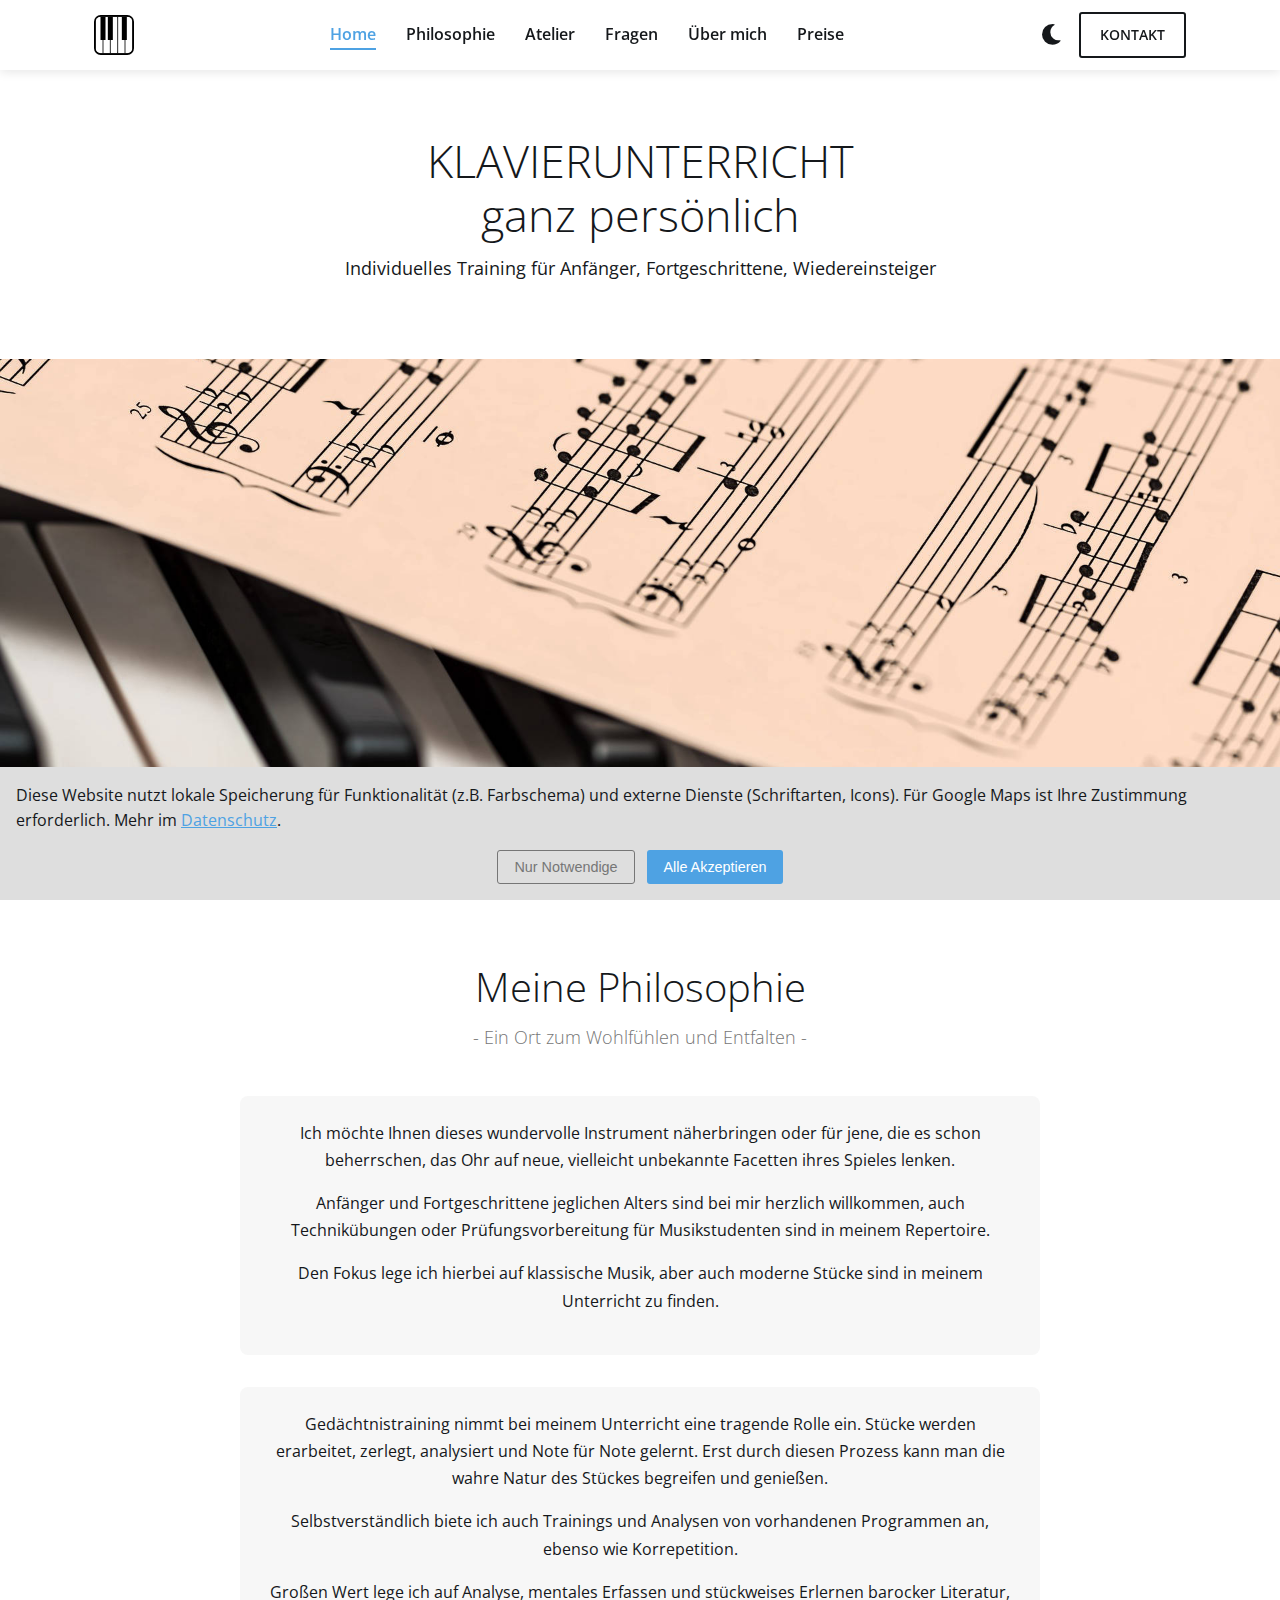
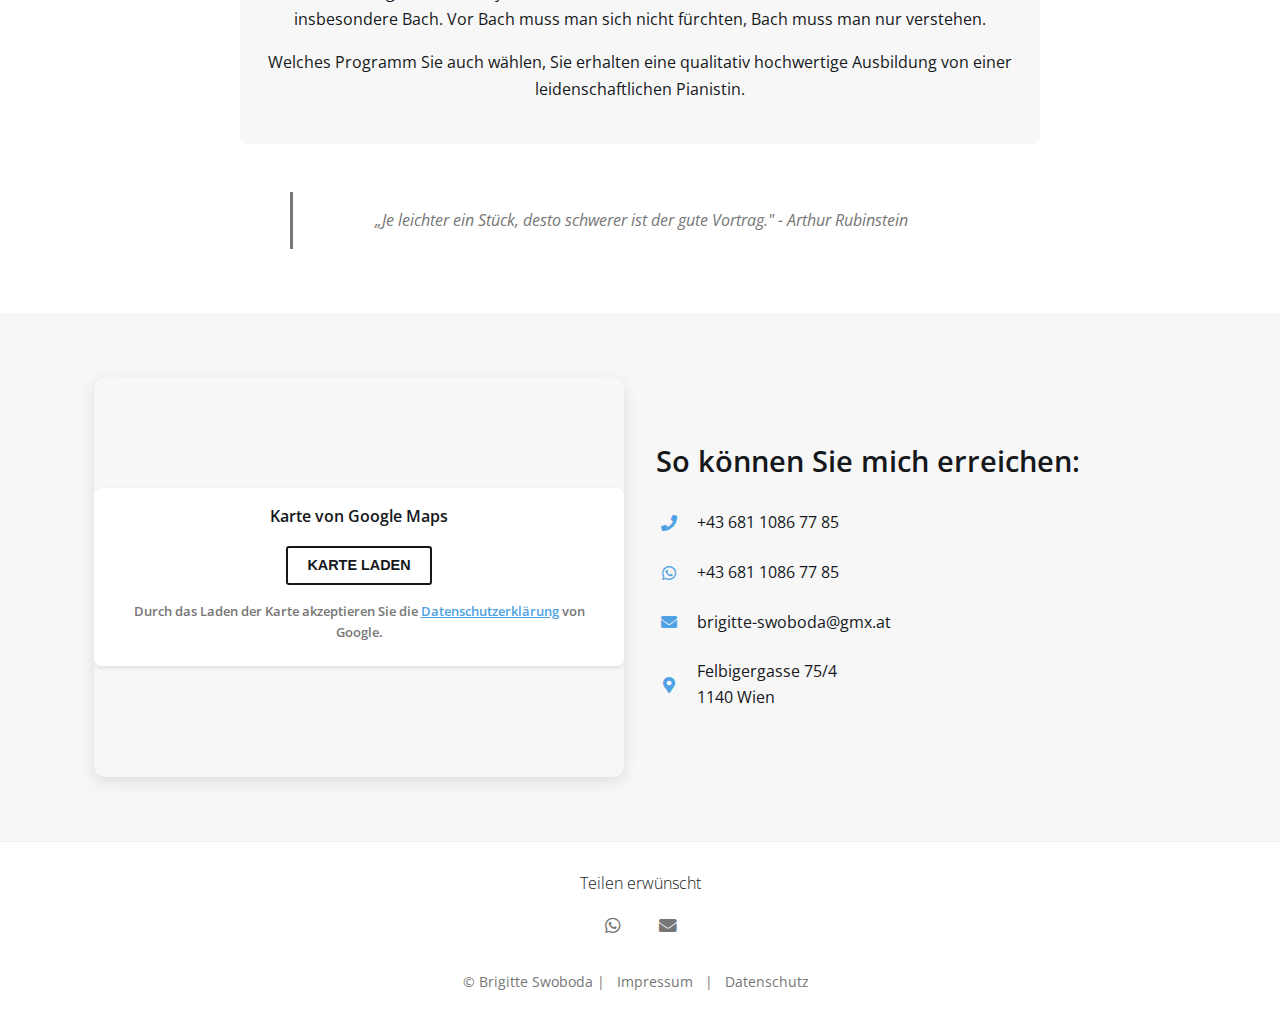
<file: index.html>
<!DOCTYPE html>
<html lang="de">
<head>
  <meta charset="UTF-8">
  <meta name="viewport" content="width=device-width, initial-scale=1.0">
  <title>Klavierunterricht Wien | Leicht erlernen dank bewährter Methode</title>
  <meta name="description" content="Klavierunterricht ganz persönlich - Für Anfänger, Fortgeschrittene, Wiedereinsteiger. Lernen und üben an zwei Klavieren ist mein Schlüssel zum Erfolg!">

  <link rel="shortcut icon" href="assets/images/icon.svg" type="image/svg+xml">
  <link href="https://fonts.googleapis.com/css2?family=Open+Sans:wght@300;400;600;700&display=swap" rel="stylesheet">
  <link rel="stylesheet" href="https://cdnjs.cloudflare.com/ajax/libs/font-awesome/5.15.4/css/all.min.css">
  <link rel="stylesheet" href="css/base.css">
  <link rel="stylesheet" href="css/home.css">

  <!-- SEO Tags -->
  <meta property="og:title" content="Klavierspielen lernen leicht gemacht">
  <meta property="og:site_name" content="Moderner Klavierunterricht von Mag. Brigitte Swoboda">
  <meta property="og:url" content="https://brigitte-swoboda.at">
  <meta property="og:description" content="Klavierspielen lernen - jetzt leicht gemacht für jung und alt. Moderner Unterricht mit zwei Konzertflügeln, darunter ein Steinway! Gedächtnistraining und Gehörschulung inklusive.">
  <meta property="og:type" content="website">
  <meta property="og:locale" content="de_DE">
  <meta property="og:image" content="https://brigitte-swoboda.at/assets/images/brigitte-swoboda.jpg">

  <script type="application/ld+json">
  {
    "@context": "https://schema.org",
    "@type": "LocalBusiness",
    "name": "Klavierunterricht Wien - Für Anfänger und Fortgeschrittene",
    "image": "https://brigitte-swoboda.at/assets/images/klavierunterricht-wien-zwei-konzertfluegel.jpg",
    "url": "https://brigitte-swoboda.at",
    "telephone": "+43 681 1086 77 85",
    "priceRange": "60€",
    "address": {
      "@type": "PostalAddress",
      "streetAddress": "Felbigergasse 75/4",
      "addressLocality": "Wien",
      "postalCode": "1140",
      "addressCountry": "AT"
    },
    "geo": {
      "@type": "GeoCoordinates",
      "latitude": 48.1959257,
      "longitude": 16.28693640000006
    }
  }
  </script>
</head>
<body>
  <header id="header" class="site-header"></header>

  <main>
    <section class="hero">
      <div class="container">
        <h1 class="hero__title">KLAVIERUNTERRICHT<br>ganz persönlich</h1>
        <h3 class="hero__subtitle">Individuelles Training für Anfänger, Fortgeschrittene, Wiedereinsteiger</h3>
      </div>
    </section>

    <section class="banner">
      <div class="banner__image" style="background-image: url('assets/images/klavierunterricht-wien-noten.jpg')" role="img" aria-label="Notenblätter auf einem Klavier"></div>
    </section>

    <section class="philosophy" id="philosophie">
      <div class="container">
        <h2 class="philosophy__title">Meine Philosophie</h2>
        <h3 class="philosophy__subtitle">- Ein Ort zum Wohlfühlen und Entfalten -</h3>

        <div class="philosophy__content">
          <div class="philosophy__text-block">
            <p>Ich möchte Ihnen dieses wundervolle Instrument näherbringen oder für jene, die es schon beherrschen, das Ohr auf neue, vielleicht unbekannte Facetten ihres Spieles lenken.</p>
            <p>Anfänger und Fortgeschrittene jeglichen Alters sind bei mir herzlich willkommen, auch Technikübungen oder Prüfungsvorbereitung für Musikstudenten sind in meinem Repertoire.</p>
            <p>Den Fokus lege ich hierbei auf klassische Musik, aber auch moderne Stücke sind in meinem Unterricht zu finden.</p>
          </div>

          <div class="philosophy__text-block">
            <p>Gedächtnistraining nimmt bei meinem Unterricht eine tragende Rolle ein. Stücke werden erarbeitet, zerlegt, analysiert und Note für Note gelernt. Erst durch diesen Prozess kann man die wahre Natur des Stückes begreifen und genießen.</p>
            <p>Selbstverständlich biete ich auch Trainings und Analysen von vorhandenen Programmen an, ebenso wie Korrepetition.</p>
            <p>Großen Wert lege ich auf Analyse, mentales Erfassen und stückweises Erlernen barocker Literatur, insbesondere Bach. Vor Bach muss man sich nicht fürchten, Bach muss man nur verstehen.</p>
            <p>Welches Programm Sie auch wählen, Sie erhalten eine qualitativ hochwertige Ausbildung von einer leidenschaftlichen Pianistin.</p>
          </div>
        </div>

        <blockquote class="philosophy__quote">
          <p><em>„Je leichter ein Stück, desto schwerer ist der gute Vortrag."</em> - Arthur Rubinstein</p>
        </blockquote>
      </div>
    </section>

    <section class="contact-section">
      <div class="container">
        <div class="contact-section__grid">
          <div class="contact-section__map">
            <!-- Google Maps Placeholder -->
            <div class="map-placeholder" id="map-placeholder-home">
              <div class="map-placeholder__overlay">
                <p>Karte von Google Maps</p>
                <button class="btn map-placeholder__button" data-map-id="home">Karte laden</button>
                <p class="map-placeholder__notice">Durch das Laden der Karte akzeptieren Sie die <a href="https://policies.google.com/privacy" target="_blank" rel="noopener noreferrer">Datenschutzerklärung</a> von Google.</p>
              </div>
            </div>
             <!-- Iframe wird hier per JS eingefügt -->
          </div>

          <div class="contact-section__info">
            <h2 class="contact-section__title">So können Sie mich erreichen:</h2>

            <ul class="contact-section__list">
              <li>
                <i class="fas fa-phone contact-section__icon"></i>
                <a href="tel:+4368110867785">+43 681 1086 77 85</a>
              </li>
              <li>
                <i class="fab fa-whatsapp contact-section__icon"></i>
                <a href="https://wa.me/4368110867785" target="_blank" rel="noopener noreferrer">+43 681 1086 77 85</a>
              </li>
              <li>
                <i class="fas fa-envelope contact-section__icon"></i>
                <a href="mailto:brigitte-swoboda@gmx.at?subject=Anfrage%20für%20Klavierunterricht">brigitte-swoboda@gmx.at</a>
              </li>
              <li>
                <i class="fas fa-map-marker-alt contact-section__icon"></i>
                <a href="https://g.page/klavierunterricht-wien?share" target="_blank" rel="noopener noreferrer">
                  Felbigergasse 75/4<br>1140 Wien
                </a>
              </li>
            </ul>
          </div>
        </div>
      </div>
    </section>
  </main>

  <footer id="footer" class="site-footer"></footer>

  <div id="cookie-consent" class="cookie-consent">
     <p>Diese Website nutzt lokale Speicherung für Funktionalität (z.B. Farbschema) und externe Dienste (Schriftarten, Icons). Für Google Maps ist Ihre Zustimmung erforderlich. Mehr im <a href="datenschutz.html">Datenschutz</a>.</p>
     <div class="cookie-consent__buttons">
        <button id="accept-cookies-necessary" class="cookie-consent__button cookie-consent__button--secondary">Nur Notwendige</button>
        <button id="accept-cookies-all" class="cookie-consent__button">Alle Akzeptieren</button>
     </div>
   </div>

  <script src="js/main.js"></script>
</body>
</html>
</file>
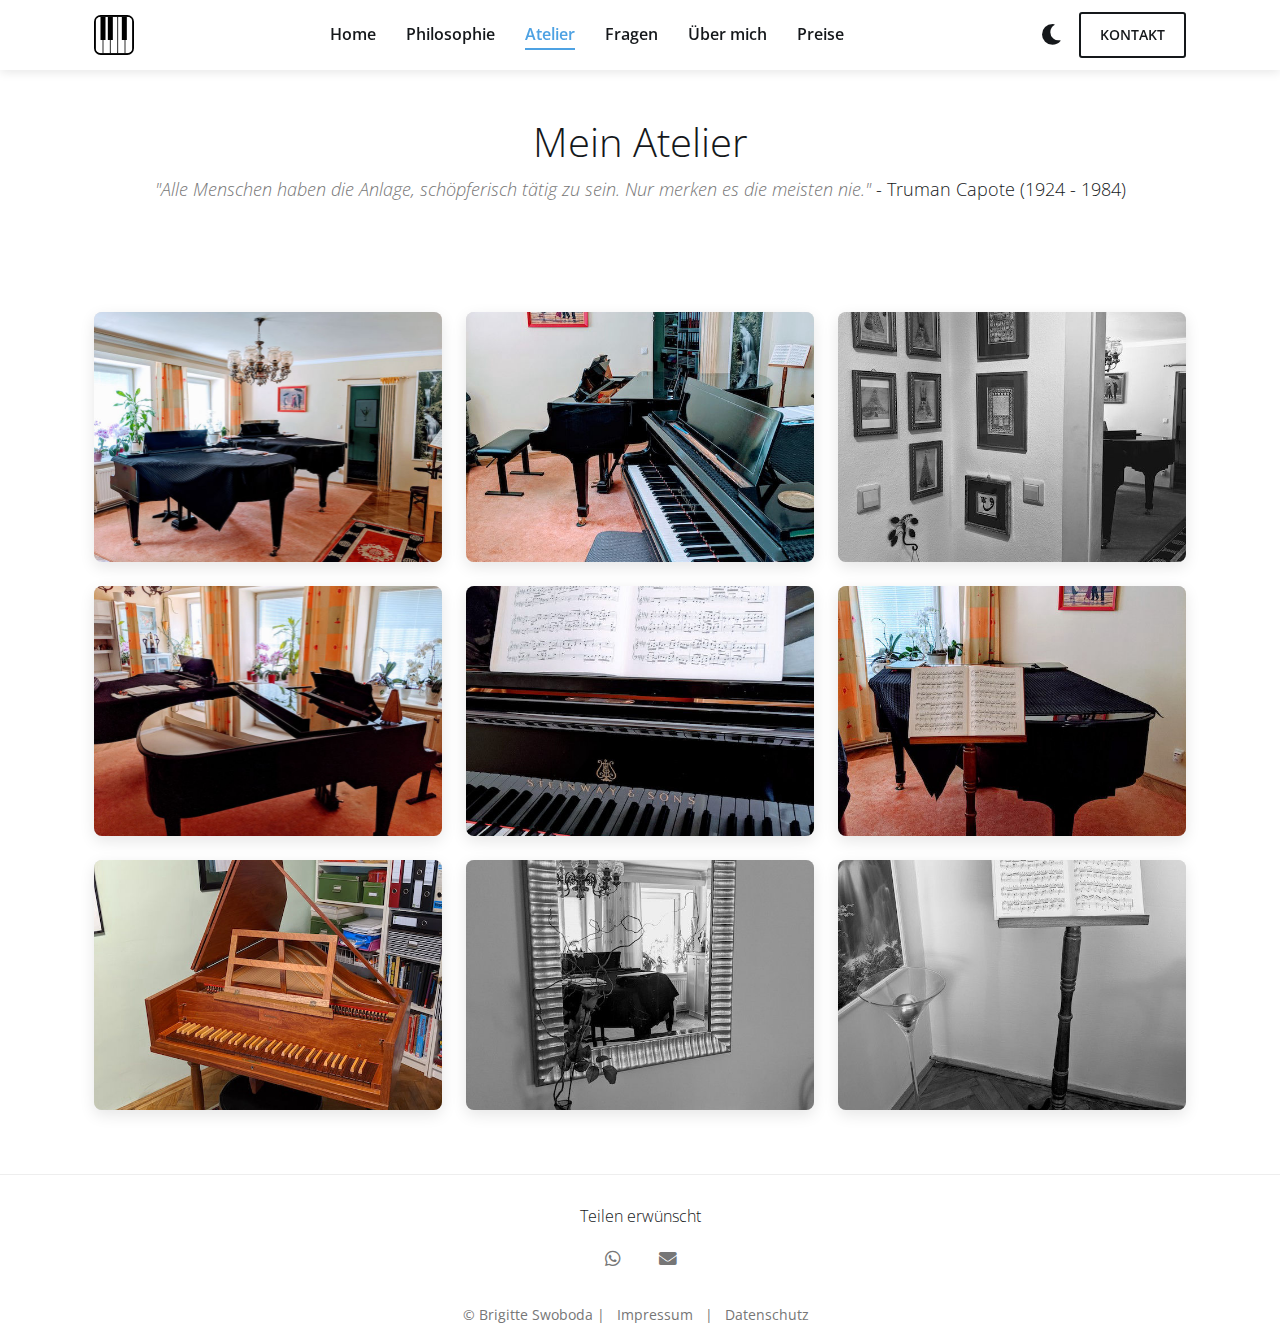
<file: atelier.html>
<!DOCTYPE html>
<html lang="de">
<head>
  <meta charset="UTF-8">
  <meta name="viewport" content="width=device-width, initial-scale=1.0">
  <title>Das Atelier | Hier findet der Klavierunterricht auf 2 Konzertflügeln statt</title>
  <meta name="description" content="Fotos, Klavierlehrerin Brigitte Swoboda, Klavierunterricht in 1140 Wien, Galerie, Atelier, Konzertflügel">

  <link rel="shortcut icon" href="assets/images/icon.svg" type="image/svg+xml">
  <link href="https://fonts.googleapis.com/css2?family=Open+Sans:wght@300;400;600;700&display=swap" rel="stylesheet">
  <link rel="stylesheet" href="https://cdnjs.cloudflare.com/ajax/libs/font-awesome/5.15.4/css/all.min.css">
  <!-- Removed Lightbox2 CSS -->
  <link rel="stylesheet" href="css/base.css">
  <link rel="stylesheet" href="css/gallery.css">

  <script type="application/ld+json">
  {
    "@context": "http://schema.org",
    "@type": "CreativeWork",
    "aggregateRating": {
      "@type": "AggregateRating",
      "bestRating": "5",
      "ratingCount": "12",
      "ratingValue": "5"
    },
    "image": "https://brigitte-swoboda.at/assets/images/klavierunterricht-wien-zwei-konzertfluegel.jpg",
    "name": "Atelier - Klavierunterricht Wien Brigitte Swoboda"
  }
  </script>
</head>
<body>
  <header id="header" class="site-header"></header>

  <main>
    <section class="page-header">
      <div class="container">
        <h1 class="page-header__title">Mein Atelier</h1>
        <h3 class="page-header__subtitle"><em>"Alle Menschen haben die Anlage, schöpferisch tätig zu sein. Nur merken es die meisten nie."</em> - Truman Capote (1924 - 1984)</h3>
      </div>
    </section>

    <section class="gallery">
      <div class="container">
        <div class="gallery__grid">
          <div class="gallery__item">
            <a href="assets/images/klavierunterricht-wien-zwei-konzertfluegel.jpg" class="gallery__link">
              <img src="assets/images/klavierunterricht-wien-zwei-konzertfluegel.jpg" alt="Klavierunterricht mit 2 Konzertflügeln" loading="lazy" class="gallery__image">
              <div class="gallery__overlay"><i class="fas fa-search-plus"></i></div>
            </a>
          </div>

          <div class="gallery__item">
            <a href="assets/images/konzertfluegel-detail.jpg" class="gallery__link">
              <img src="assets/images/konzertfluegel-detail.jpg" alt="Konzertflügel Detailansicht" loading="lazy" class="gallery__image">
              <div class="gallery__overlay"><i class="fas fa-search-plus"></i></div>
            </a>
          </div>

          <div class="gallery__item">
            <a href="assets/images/brigitte-swoboda-klavierunterricht-vorraum.jpg" class="gallery__link">
              <img src="assets/images/brigitte-swoboda-klavierunterricht-vorraum.jpg" alt="Vorraum" loading="lazy" class="gallery__image">
              <div class="gallery__overlay"><i class="fas fa-search-plus"></i></div>
            </a>
          </div>

          <div class="gallery__item">
            <a href="assets/images/klavierunterricht-steinway.jpg" class="gallery__link">
              <img src="assets/images/klavierunterricht-steinway.jpg" alt="Mein Steinway" loading="lazy" class="gallery__image">
              <div class="gallery__overlay"><i class="fas fa-search-plus"></i></div>
            </a>
          </div>

          <div class="gallery__item">
            <a href="assets/images/steinway-detail.jpg" class="gallery__link">
              <img src="assets/images/steinway-detail.jpg" alt="Steinway Detail" loading="lazy" class="gallery__image">
              <div class="gallery__overlay"><i class="fas fa-search-plus"></i></div>
            </a>
          </div>

          <div class="gallery__item">
            <a href="assets/images/notenpult-korrepetition.jpg" class="gallery__link">
              <img src="assets/images/notenpult-korrepetition.jpg" alt="Notenpult für Korrepetition" loading="lazy" class="gallery__image">
              <div class="gallery__overlay"><i class="fas fa-search-plus"></i></div>
            </a>
          </div>

          <div class="gallery__item">
            <a href="assets/images/cembalo.jpg" class="gallery__link">
              <img src="assets/images/cembalo.jpg" alt="Mein Cembalo speziell für Bach" loading="lazy" class="gallery__image">
              <div class="gallery__overlay"><i class="fas fa-search-plus"></i></div>
            </a>
          </div>

          <div class="gallery__item">
            <a href="assets/images/klavier-im-spiegel.jpg" class="gallery__link">
              <img src="assets/images/klavier-im-spiegel.jpg" alt="Klavier gespiegelt" loading="lazy" class="gallery__image">
              <div class="gallery__overlay"><i class="fas fa-search-plus"></i></div>
            </a>
          </div>

          <div class="gallery__item">
            <a href="assets/images/notenpult-sw.jpg" class="gallery__link">
              <img src="assets/images/notenpult-sw.jpg" alt="Notenpult Schwarzweiß" loading="lazy" class="gallery__image">
              <div class="gallery__overlay"><i class="fas fa-search-plus"></i></div>
            </a>
          </div>
        </div>
      </div>
    </section>
  </main>

  <footer id="footer" class="site-footer"></footer>

  <div id="cookie-consent" class="cookie-consent">
    <p>Diese Website benutzt Cookies zur optimalen Darstellung. Mehr dazu im <a href="datenschutz.html">Datenschutz</a>.</p>
    <button id="accept-cookies" class="cookie-consent__button">Ok</button>
  </div>

  <!-- Lightbox Container wird von JS hinzugefügt -->

  <script src="js/main.js"></script>
</body>
</html>
</file>
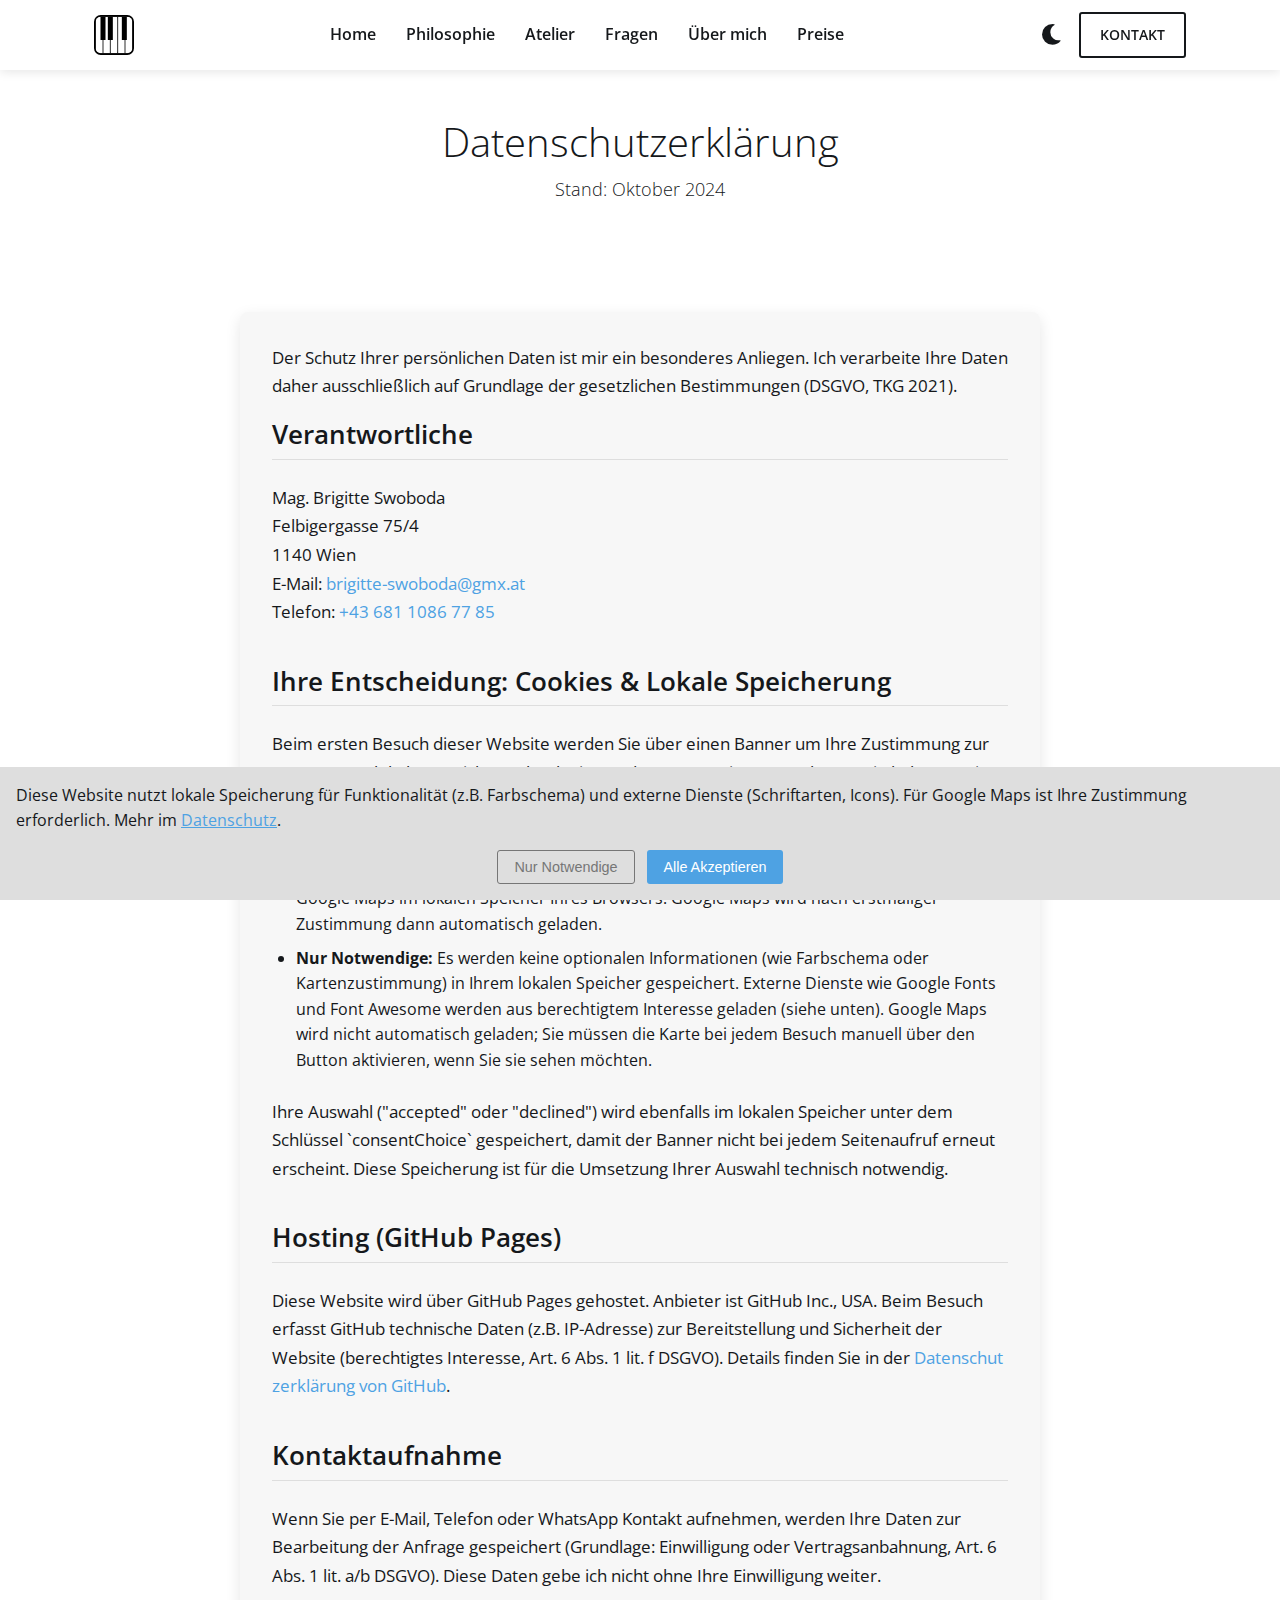
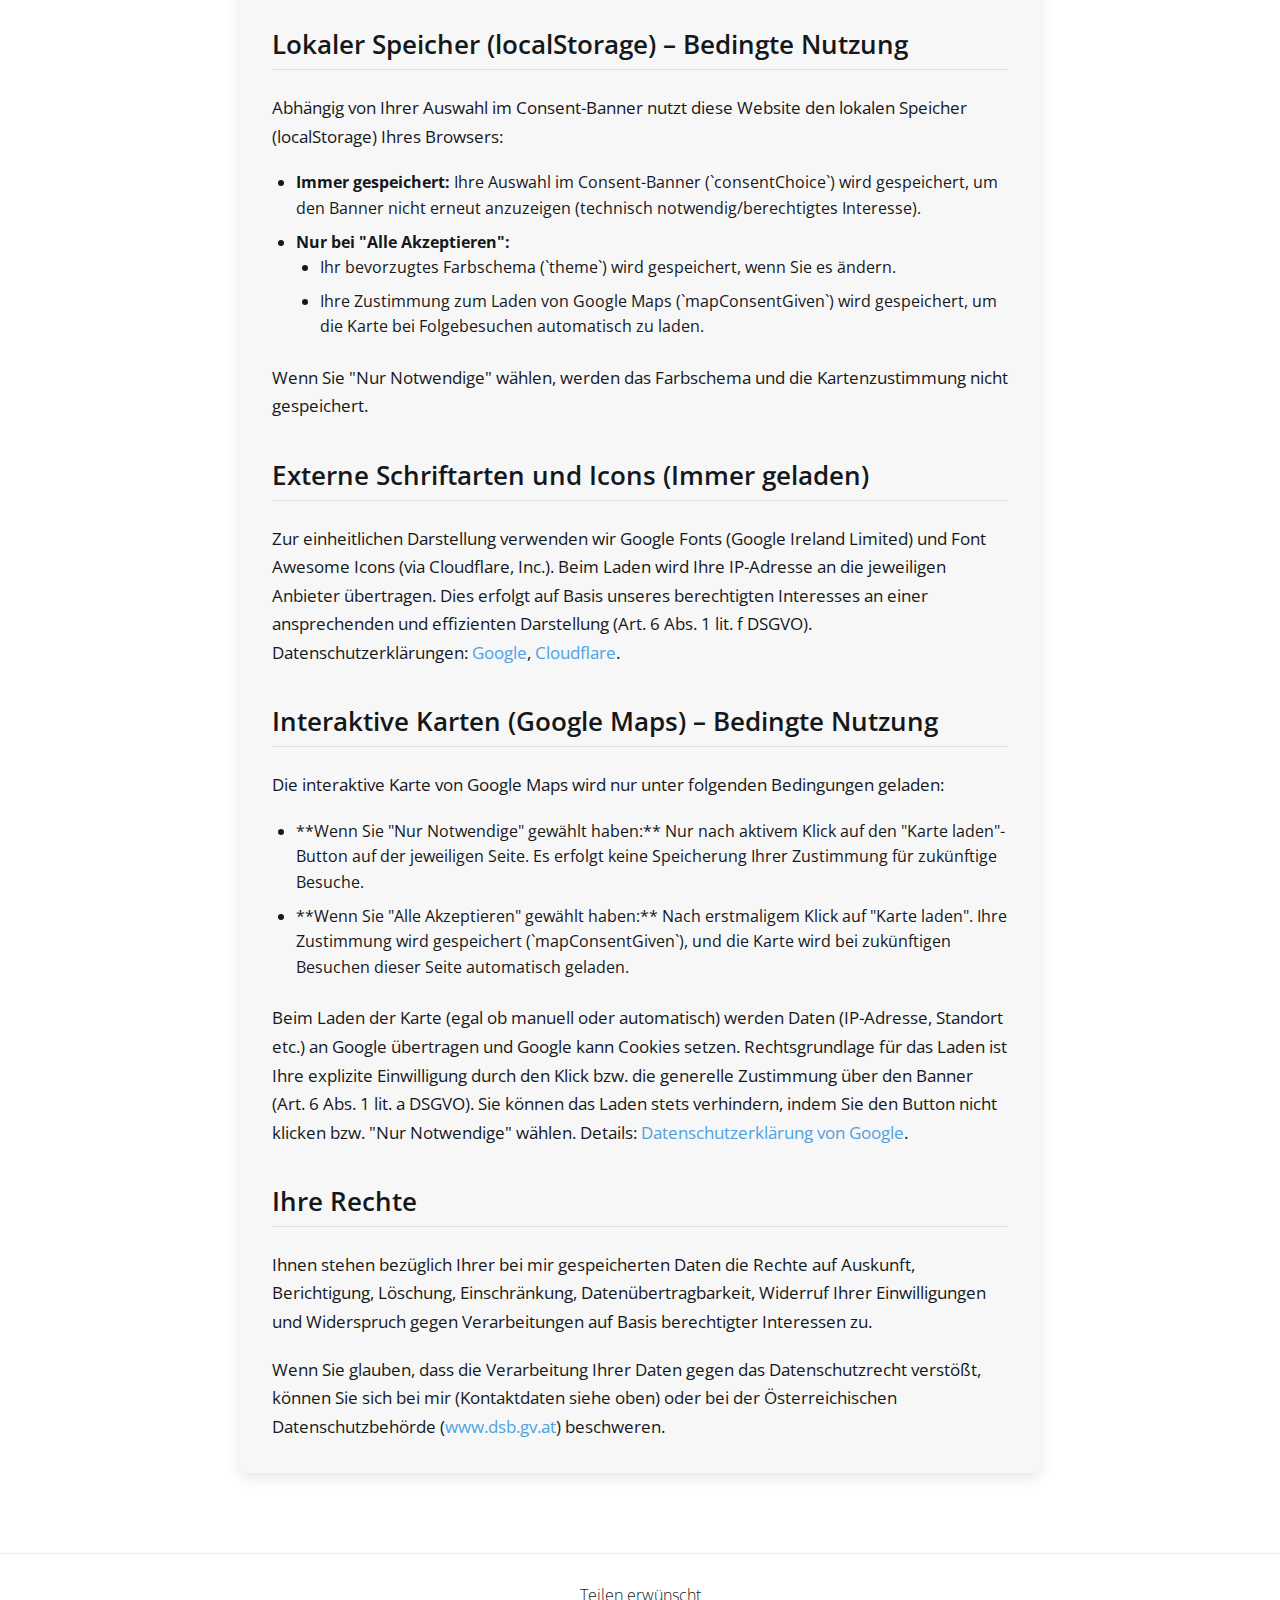
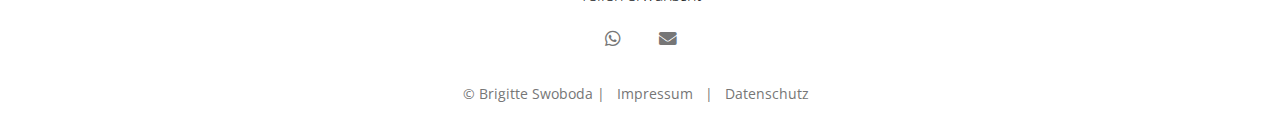
<file: datenschutz.html>
<!DOCTYPE html>
<html lang="de">
<head>
  <meta charset="UTF-8">
  <meta name="viewport" content="width=device-width, initial-scale=1.0">
  <title>Klavierunterricht Brigitte Swoboda | Datenschutz</title>
  <meta name="description" content="Datenschutz ist mir ein Anliegen. Hier erfahren Sie Einzelheiten, wie Ihre persönlichen Daten geschützt werden.">

  <link rel="shortcut icon" href="assets/images/icon.svg" type="image/svg+xml">
  <link href="https://fonts.googleapis.com/css2?family=Open+Sans:wght@300;400;600;700&display=swap" rel="stylesheet">
  <link rel="stylesheet" href="https://cdnjs.cloudflare.com/ajax/libs/font-awesome/5.15.4/css/all.min.css">
  <link rel="stylesheet" href="css/base.css">
  <link rel="stylesheet" href="css/legal.css">
</head>
<body>
  <header id="header" class="site-header"></header>

  <main>
    <section class="page-header">
      <div class="container">
        <h1 class="page-header__title">Datenschutzerklärung</h1>
        <h3 class="page-header__subtitle">Stand: Oktober 2024</h3> <!-- Datum anpassen -->
      </div>
    </section>

    <section class="legal-content">
      <div class="container">
        <div class="legal-content__container">
          <div class="legal-content__details">
            <p>Der Schutz Ihrer persönlichen Daten ist mir ein besonderes Anliegen. Ich verarbeite Ihre Daten daher ausschließlich auf Grundlage der gesetzlichen Bestimmungen (DSGVO, TKG 2021).</p>

            <h2>Verantwortliche</h2>
            <p>Mag. Brigitte Swoboda<br>
            Felbigergasse 75/4<br>
            1140 Wien<br>
            E-Mail: <a href="mailto:brigitte-swoboda@gmx.at">brigitte-swoboda@gmx.at</a><br>
            Telefon: <a href="tel:+4368110867785">+43 681 1086 77 85</a></p>

            <h2>Ihre Entscheidung: Cookies & Lokale Speicherung</h2>
            <p>Beim ersten Besuch dieser Website werden Sie über einen Banner um Ihre Zustimmung zur Nutzung von lokalen Speichertechnologien und externen Diensten gebeten. Sie haben zwei Möglichkeiten:</p>
            <ul>
                <li><strong>Alle Akzeptieren:</strong> Sie stimmen der Nutzung aller hier beschriebenen Funktionen zu. Dies beinhaltet die Speicherung Ihrer Farbschema-Wahl und Ihrer Zustimmung zum Laden von Google Maps im lokalen Speicher Ihres Browsers. Google Maps wird nach erstmaliger Zustimmung dann automatisch geladen.</li>
                <li><strong>Nur Notwendige:</strong> Es werden keine optionalen Informationen (wie Farbschema oder Kartenzustimmung) in Ihrem lokalen Speicher gespeichert. Externe Dienste wie Google Fonts und Font Awesome werden aus berechtigtem Interesse geladen (siehe unten). Google Maps wird nicht automatisch geladen; Sie müssen die Karte bei jedem Besuch manuell über den Button aktivieren, wenn Sie sie sehen möchten.</li>
            </ul>
             <p>Ihre Auswahl ("accepted" oder "declined") wird ebenfalls im lokalen Speicher unter dem Schlüssel `consentChoice` gespeichert, damit der Banner nicht bei jedem Seitenaufruf erneut erscheint. Diese Speicherung ist für die Umsetzung Ihrer Auswahl technisch notwendig.</p>

            <h2>Hosting (GitHub Pages)</h2>
            <p>Diese Website wird über GitHub Pages gehostet. Anbieter ist GitHub Inc., USA. Beim Besuch erfasst GitHub technische Daten (z.B. IP-Adresse) zur Bereitstellung und Sicherheit der Website (berechtigtes Interesse, Art. 6 Abs. 1 lit. f DSGVO). Details finden Sie in der <a href="https://docs.github.com/en/site-policy/privacy-policies/github-privacy-statement" target="_blank" rel="noopener noreferrer">Datenschutzerklärung von GitHub</a>.</p>

            <h2>Kontaktaufnahme</h2>
            <p>Wenn Sie per E-Mail, Telefon oder WhatsApp Kontakt aufnehmen, werden Ihre Daten zur Bearbeitung der Anfrage gespeichert (Grundlage: Einwilligung oder Vertragsanbahnung, Art. 6 Abs. 1 lit. a/b DSGVO). Diese Daten gebe ich nicht ohne Ihre Einwilligung weiter.</p>

            <h2>Lokaler Speicher (localStorage) – Bedingte Nutzung</h2>
            <p>Abhängig von Ihrer Auswahl im Consent-Banner nutzt diese Website den lokalen Speicher (localStorage) Ihres Browsers:</p>
            <ul>
                <li><strong>Immer gespeichert:</strong> Ihre Auswahl im Consent-Banner (`consentChoice`) wird gespeichert, um den Banner nicht erneut anzuzeigen (technisch notwendig/berechtigtes Interesse).</li>
                <li><strong>Nur bei "Alle Akzeptieren":</strong>
                    <ul>
                        <li>Ihr bevorzugtes Farbschema (`theme`) wird gespeichert, wenn Sie es ändern.</li>
                        <li>Ihre Zustimmung zum Laden von Google Maps (`mapConsentGiven`) wird gespeichert, um die Karte bei Folgebesuchen automatisch zu laden.</li>
                    </ul>
                </li>
            </ul>
            <p>Wenn Sie "Nur Notwendige" wählen, werden das Farbschema und die Kartenzustimmung nicht gespeichert.</p>

            <h2>Externe Schriftarten und Icons (Immer geladen)</h2>
            <p>Zur einheitlichen Darstellung verwenden wir Google Fonts (Google Ireland Limited) und Font Awesome Icons (via Cloudflare, Inc.). Beim Laden wird Ihre IP-Adresse an die jeweiligen Anbieter übertragen. Dies erfolgt auf Basis unseres berechtigten Interesses an einer ansprechenden und effizienten Darstellung (Art. 6 Abs. 1 lit. f DSGVO). Datenschutzerklärungen: <a href="https://policies.google.com/privacy" target="_blank" rel="noopener noreferrer">Google</a>, <a href="https://www.cloudflare.com/privacypolicy/" target="_blank" rel="noopener noreferrer">Cloudflare</a>.</p>

            <h2>Interaktive Karten (Google Maps) – Bedingte Nutzung</h2>
            <p>Die interaktive Karte von Google Maps wird nur unter folgenden Bedingungen geladen:</p>
             <ul>
                <li>**Wenn Sie "Nur Notwendige" gewählt haben:** Nur nach aktivem Klick auf den "Karte laden"-Button auf der jeweiligen Seite. Es erfolgt keine Speicherung Ihrer Zustimmung für zukünftige Besuche.</li>
                <li>**Wenn Sie "Alle Akzeptieren" gewählt haben:** Nach erstmaligem Klick auf "Karte laden". Ihre Zustimmung wird gespeichert (`mapConsentGiven`), und die Karte wird bei zukünftigen Besuchen dieser Seite automatisch geladen.</li>
            </ul>
            <p>Beim Laden der Karte (egal ob manuell oder automatisch) werden Daten (IP-Adresse, Standort etc.) an Google übertragen und Google kann Cookies setzen. Rechtsgrundlage für das Laden ist Ihre explizite Einwilligung durch den Klick bzw. die generelle Zustimmung über den Banner (Art. 6 Abs. 1 lit. a DSGVO). Sie können das Laden stets verhindern, indem Sie den Button nicht klicken bzw. "Nur Notwendige" wählen. Details: <a href="https://policies.google.com/privacy" target="_blank" rel="noopener noreferrer">Datenschutzerklärung von Google</a>.</p>


            <h2>Ihre Rechte</h2>
            <p>Ihnen stehen bezüglich Ihrer bei mir gespeicherten Daten die Rechte auf Auskunft, Berichtigung, Löschung, Einschränkung, Datenübertragbarkeit, Widerruf Ihrer Einwilligungen und Widerspruch gegen Verarbeitungen auf Basis berechtigter Interessen zu.</p>
             <p>Wenn Sie glauben, dass die Verarbeitung Ihrer Daten gegen das Datenschutzrecht verstößt, können Sie sich bei mir (Kontaktdaten siehe oben) oder bei der Österreichischen Datenschutzbehörde (<a href="https://www.dsb.gv.at" target="_blank" rel="noopener noreferrer">www.dsb.gv.at</a>) beschweren.</p>

          </div>
        </div>
      </div>
    </section>
  </main>

  <footer id="footer" class="site-footer"></footer>

   <div id="cookie-consent" class="cookie-consent">
     <p>Diese Website nutzt lokale Speicherung für Funktionalität (z.B. Farbschema) und externe Dienste (Schriftarten, Icons). Für Google Maps ist Ihre Zustimmung erforderlich. Mehr im <a href="datenschutz.html">Datenschutz</a>.</p>
     <div class="cookie-consent__buttons">
        <button id="accept-cookies-necessary" class="cookie-consent__button cookie-consent__button--secondary">Nur Notwendige</button>
        <button id="accept-cookies-all" class="cookie-consent__button">Alle Akzeptieren</button>
     </div>
   </div>

  <script src="js/main.js"></script>
</body>
</html>
</file>
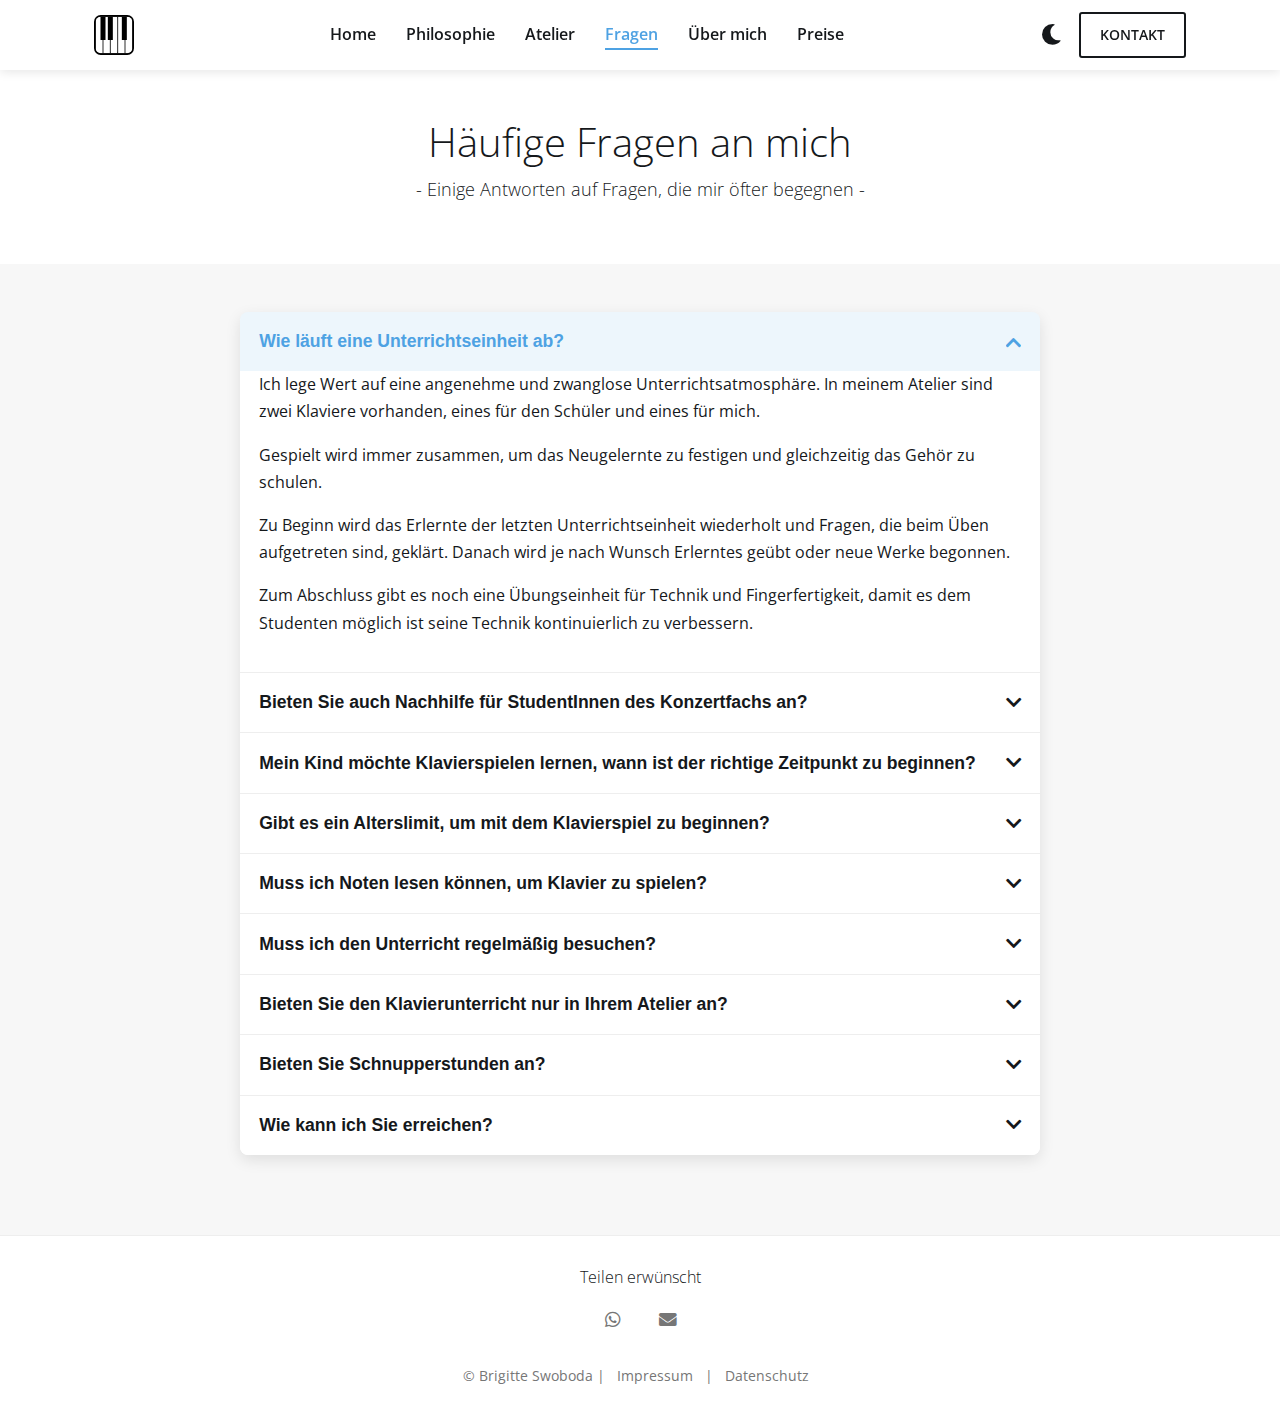
<file: fragen-zum-klavierunterricht.html>
<!DOCTYPE html>
<html lang="de">
<head>
  <meta charset="UTF-8">
  <meta name="viewport" content="width=device-width, initial-scale=1.0">
  <title>Frage und Antwort | Rund um meinen Klavierunterricht</title>
  <meta name="description" content="Hier beantworte ich mir oft gestellte Fragen zu meiner Unterrichtsmethode, Klavierspiel, Unterrichtsablauf, Vorkenntnisse und Erreichbarkeit">

  <link rel="shortcut icon" href="assets/images/icon.svg" type="image/svg+xml">
  <link href="https://fonts.googleapis.com/css2?family=Open+Sans:wght@300;400;600;700&display=swap" rel="stylesheet">
  <link rel="stylesheet" href="https://cdnjs.cloudflare.com/ajax/libs/font-awesome/5.15.4/css/all.min.css">
  <link rel="stylesheet" href="css/base.css">
  <link rel="stylesheet" href="css/faq.css">

  <!-- FAQPage Schema -->
  <script type="application/ld+json">
  {
    "@context": "https://schema.org",
    "@type": "FAQPage",
    "mainEntity": [{
      "@type": "Question",
      "name": "Wie läuft eine Unterrichtseinheit ab?",
      "acceptedAnswer": {
        "@type": "Answer",
        "text": "Ich lege Wert auf eine angenehme und zwanglose Unterrichtsatmosphäre. In meinem Atelier sind zwei Klaviere vorhanden, eines für den Schüler und eines für mich. Gespielt wird immer zusammen, um das Neugelernte zu festigen und gleichzeitig das Gehör zu schulen. Zu Beginn wird das Erlernte der letzten Unterrichtseinheit wiederholt und Fragen, die beim Üben aufgetreten sind, gekärt. Danach wird je nach Wunsch Erlerntes geübt oder neue Werke begonnen. Zum Abschluss gibt es noch eine Übungseinheit für Technik und Fingerfertigkeit, damit es dem Studenten möglich ist seine Technik kontinuierlich zu verbessern."
      }
    },{
      "@type": "Question",
      "name": "Bieten Sie auch Nachhilfe für StudentInnen des Konzertfachs an?",
      "acceptedAnswer": {
        "@type": "Answer",
        "text": "In meinem Repertoire finden sich Trainigsmethoden für Ausdruck und Fingerfertigkeit ebenso wie Tonsetzung und Analyse des Werkes. Ich freue mich, Sie bei etwaiger Prüfungsvorbereitung und Programmerstellung unterstützen zu können. Ich biete auch Korrepetition an. Großen Wert lege ich auf Analyse, mentales Erfassen und stückweises Erlernen barocker Literatur, insbesondere Bach. Vor Bach muss man sich nicht fürchten, Bach muss man nur verstehen."
      }
    },{
      "@type": "Question",
      "name": "Mein Kind möchte Klavierspielen lernen, wann ist der richtige Zeitpunkt zu beginnen?",
      "acceptedAnswer": {
        "@type": "Answer",
        "text": "Das ideale Einstiegsalter ist mit 4 Jahren. Wir beginnen mit den ersten drei Noten -Do Re Mi-. Danach werden spielerisch 5-Fingerübungen und einfache Lieder erlernt, später Lieder mit höherem Schwierigkeitsgrad. Am Ende des Semesters können die Kinder kleinere Stücke alleine vortragen, was einerseits Selbstbewusstsein, Konzentration und Disziplin fördert und andererseits Freude bereitet. Eltern sind während der Unterrichtseinheit willkommene Gäste."
      }
    },{
      "@type": "Question",
      "name": "Gibt es ein Alterslimit, um mit dem Klavierspiel zu beginnen?",
      "acceptedAnswer": {
        "@type": "Answer",
        "text": "Meiner Erfahrung nach kann in jedem Alter mit dem Klavierspiel begonnen werden. Wichtig ist die Freude und Begeisterung, um ein Instrument zu erlernen und zu spielen. Dies fördere ich aktiv in meinem Unterricht, denn für die meisten meiner Schüler ist das Klavierspiel ein Hobby und Ausgleich vom stressigen Alltag und hier darf die Freude am Spiel nicht zu kurz kommen. Das auswendig lernen in meinem Unterricht ist ein hervorragendes Gedächtnistraining und verbessert außerdem Ihre Konzentrationsfähigkeit und Gehörbildung."
      }
    },{
      "@type": "Question",
      "name": "Muss ich Noten lesen können, um Klavier zu spielen?",
      "acceptedAnswer": {
        "@type": "Answer",
        "text": "Noten lesen ist für meinen Unterricht nicht vorrangig erforderlich. Mein Hauptaugenmerk richte ich auf auswendig lernen der Stücke, um sie vollumfänglich begreifen zu können. Erst dadurch wird das Stück ein Teil von Ihnen und das Spiel natürlich und unverfälscht. Selbstverständlich können Sie bei mir auch Noten lesen lernen, sowie die richtige Technik für fließendes Blattspiel."
      }
    },{
      "@type": "Question",
      "name": "Muss ich den Unterricht regelmäßig besuchen?",
      "acceptedAnswer": {
        "@type": "Answer",
        "text": "Wie oft Sie den Unterricht besuchen, bleibt selbstverständlich Ihnen überlassen. Für kontinuierlichen Fortschritt ist ein wöchentlicher Besuch zu empfehlen, für intensive Vorbereitung zu Vorspielen oder Prüfungen ist mehrmals die Woche empfehlenswert. Nicht immer hat man Zeit zum Üben, dennoch zahlt sich eine Klavierstunde aus, um gemeinsam Neues zu erarbeiten und Erlerntes zu wiederholen. Daher liegt mir Kontinuität sehr am Herzen."
      }
    },{
      "@type": "Question",
      "name": "Bieten Sie den Klavierunterricht nur in Ihrem Atelier an?",
      "acceptedAnswer": {
        "@type": "Answer",
        "text": "Grundsätzlich findet der Unterricht bei mir im Atelier statt. Auf Wunsch und bei entsprechender Ausstattung (Klavier vorhanden) kann ich den Unterricht auch sehr gerne bei Ihnen abhalten. Die Anfahrtspauschale für Wien und Umgebung beträgt 5€."
      }
    },{
      "@type": "Question",
      "name": "Bieten Sie Schnupperstunden an?",
      "acceptedAnswer": {
        "@type": "Answer",
        "text": "Sehr gerne biete ich eine Schnupperstunde zum kennenlernen an. Einfach nachfragen und einen Termin vereinbaren, die Schnupperstunde kostet den halben Preis."
      }
    },{
      "@type": "Question",
      "name": "Wie kann ich Sie erreichen?",
      "acceptedAnswer": {
        "@type": "Answer",
        "text": "Öffentlich mit der U4 (Unter St. Veit) und 5-minütiger Gehweg. Straßenbahnlinie 49 (Seckendorfstraße) oder 52 (Linzerstraße/Zehetnergasse), jeweils 2-minütiger Gehweg. Wenn Sie mit dem Auto kommen, beachten Sie bitte die Wiener Kurzparkzonen-Parkregelung, Parkplätze sind unter der Woche leicht zu finden."
      }
    }]
  }
  </script>
</head>
<body>
  <header id="header" class="site-header"></header>

  <main>
    <section class="page-header">
      <div class="container">
        <h1 class="page-header__title">Häufige Fragen an mich</h1>
        <h3 class="page-header__subtitle">- Einige Antworten auf Fragen, die mir öfter begegnen -</h3>
      </div>
    </section>

    <section class="faq">
      <div class="container">
        <div class="faq__container">
          <div class="accordion">
            <div class="accordion__item">
              <button class="accordion__header active" aria-expanded="true">
                <span>Wie läuft eine Unterrichtseinheit ab?</span>
                <i class="fas fa-chevron-down accordion__icon"></i>
              </button>
              <div class="accordion__content show">
                <p>Ich lege Wert auf eine angenehme und zwanglose Unterrichtsatmosphäre. In meinem Atelier sind zwei Klaviere vorhanden, eines für den Schüler und eines für mich.</p>
                <p>Gespielt wird immer zusammen, um das Neugelernte zu festigen und gleichzeitig das Gehör zu schulen.</p>
                <p>Zu Beginn wird das Erlernte der letzten Unterrichtseinheit wiederholt und Fragen, die beim Üben aufgetreten sind, geklärt. Danach wird je nach Wunsch Erlerntes geübt oder neue Werke begonnen.</p>
                <p>Zum Abschluss gibt es noch eine Übungseinheit für Technik und Fingerfertigkeit, damit es dem Studenten möglich ist seine Technik kontinuierlich zu verbessern.</p>
              </div>
            </div>

            <div class="accordion__item">
              <button class="accordion__header" aria-expanded="false">
                <span>Bieten Sie auch Nachhilfe für StudentInnen des Konzertfachs an?</span>
                <i class="fas fa-chevron-down accordion__icon"></i>
              </button>
              <div class="accordion__content">
                <p>In meinem Repertoire finden sich Trainingsmethoden für Ausdruck und Fingerfertigkeit ebenso wie Tonsetzung und Analyse des Werkes. Ich freue mich, Sie bei etwaiger Prüfungsvorbereitung und Programmerstellung unterstützen zu können. Ich biete auch Korrepetition an.</p>
                <p>Großen Wert lege ich auf Analyse, mentales Erfassen und stückweises Erlernen barocker Literatur, insbesondere Bach.</p>
                <p>Vor Bach muss man sich nicht fürchten, Bach muss man nur verstehen.</p>
              </div>
            </div>

            <div class="accordion__item">
              <button class="accordion__header" aria-expanded="false">
                <span>Mein Kind möchte Klavierspielen lernen, wann ist der richtige Zeitpunkt zu beginnen?</span>
                <i class="fas fa-chevron-down accordion__icon"></i>
              </button>
              <div class="accordion__content">
                <p>Das ideale Einstiegsalter ist mit 4 Jahren.</p>
                <p>Wir beginnen mit den ersten drei Noten "Do Re Mi". Danach werden spielerisch 5-Fingerübungen und einfache Lieder erlernt, später Lieder mit höherem Schwierigkeitsgrad. Am Ende des Semesters können die Kinder kleinere Stücke alleine vortragen, was einerseits Selbstbewusstsein, Konzentration und Disziplin fördert und andererseits Freude bereitet.</p>
                <p>Eltern sind während der Unterrichtseinheit willkommene Gäste.</p>
              </div>
            </div>

            <div class="accordion__item">
              <button class="accordion__header" aria-expanded="false">
                <span>Gibt es ein Alterslimit, um mit dem Klavierspiel zu beginnen?</span>
                <i class="fas fa-chevron-down accordion__icon"></i>
              </button>
              <div class="accordion__content">
                <p>Meiner Erfahrung nach kann in jedem Alter mit dem Klavierspiel begonnen werden.</p>
                <p>Wichtig ist die Freude und Begeisterung, um ein Instrument zu erlernen und zu spielen. Dies fördere ich aktiv in meinem Unterricht, denn für die meisten meiner Schüler ist das Klavierspiel ein Hobby und Ausgleich vom stressigen Alltag und hier darf die Freude am Spiel nicht zu kurz kommen.</p>
                <p>Das auswendig lernen in meinem Unterricht ist ein hervorragendes Gedächtnistraining und verbessert außerdem Ihre Konzentrationsfähigkeit und Gehörbildung.</p>
              </div>
            </div>

            <div class="accordion__item">
              <button class="accordion__header" aria-expanded="false">
                <span>Muss ich Noten lesen können, um Klavier zu spielen?</span>
                <i class="fas fa-chevron-down accordion__icon"></i>
              </button>
              <div class="accordion__content">
                <p>Noten lesen ist für meinen Unterricht nicht vorrangig erforderlich. Mein Hauptaugenmerk richte ich auf auswendig lernen der Stücke, um sie vollumfänglich begreifen zu können. Erst dadurch wird das Stück ein Teil von Ihnen und das Spiel natürlich und unverfälscht.</p>
                <p>Selbstverständlich können Sie bei mir auch Noten lesen lernen, sowie die richtige Technik für fließendes Blattspiel.</p>
              </div>
            </div>

            <div class="accordion__item">
              <button class="accordion__header" aria-expanded="false">
                <span>Muss ich den Unterricht regelmäßig besuchen?</span>
                <i class="fas fa-chevron-down accordion__icon"></i>
              </button>
              <div class="accordion__content">
                <p>Wie oft Sie den Unterricht besuchen, bleibt selbstverständlich Ihnen überlassen. Für kontinuierlichen Fortschritt ist ein wöchentlicher Besuch zu empfehlen, für intensive Vorbereitung zu Vorspielen oder Prüfungen ist mehrmals die Woche empfehlenswert.</p>
                <p>Nicht immer hat man Zeit zum Üben, dennoch zahlt sich eine Klavierstunde aus, um gemeinsam Neues zu erarbeiten und Erlerntes zu wiederholen. Daher liegt mir Kontinuität sehr am Herzen.</p>
              </div>
            </div>

            <div class="accordion__item">
              <button class="accordion__header" aria-expanded="false">
                <span>Bieten Sie den Klavierunterricht nur in Ihrem Atelier an?</span>
                <i class="fas fa-chevron-down accordion__icon"></i>
              </button>
              <div class="accordion__content">
                <p>Grundsätzlich findet der Unterricht bei mir im Atelier statt. Auf Wunsch und bei entsprechender Ausstattung (Klavier vorhanden) kann ich den Unterricht auch sehr gerne bei Ihnen abhalten.</p>
                <p>Die Anfahrtspauschale für Wien und Umgebung beträgt 5€.</p>
              </div>
            </div>

            <div class="accordion__item">
              <button class="accordion__header" aria-expanded="false">
                <span>Bieten Sie Schnupperstunden an?</span>
                <i class="fas fa-chevron-down accordion__icon"></i>
              </button>
              <div class="accordion__content">
                <p>Sehr gerne biete ich eine Schnupperstunde zum kennenlernen an. Einfach nachfragen und einen Termin vereinbaren, die Schnupperstunde kostet den halben Preis.</p>
              </div>
            </div>

            <div class="accordion__item">
              <button class="accordion__header" aria-expanded="false">
                <span>Wie kann ich Sie erreichen?</span>
                <i class="fas fa-chevron-down accordion__icon"></i>
              </button>
              <div class="accordion__content">
                <p>Öffentlich mit der U4 (Unter St. Veit) und 5-minütiger Gehweg.</p>
                <p>Straßenbahnlinie 49 (Seckendorfstraße) oder 52 (Linzerstraße/Zehetnergasse), jeweils 2-minütiger Gehweg.</p>
                <p>Wenn Sie mit dem Auto kommen, beachten Sie bitte die Wiener Kurzparkzonen-Parkregelung, Parkplätze sind unter der Woche leicht zu finden.</p>
              </div>
            </div>
          </div>
        </div>
      </div>
    </section>
  </main>

  <footer id="footer" class="site-footer"></footer>

  <div id="cookie-consent" class="cookie-consent">
    <p>Diese Website benutzt Cookies zur optimalen Darstellung. Mehr dazu im <a href="datenschutz.html">Datenschutz</a>.</p>
    <button id="accept-cookies" class="cookie-consent__button">Ok</button>
  </div>

  <script src="js/main.js"></script>
</body>
</html>
</file>
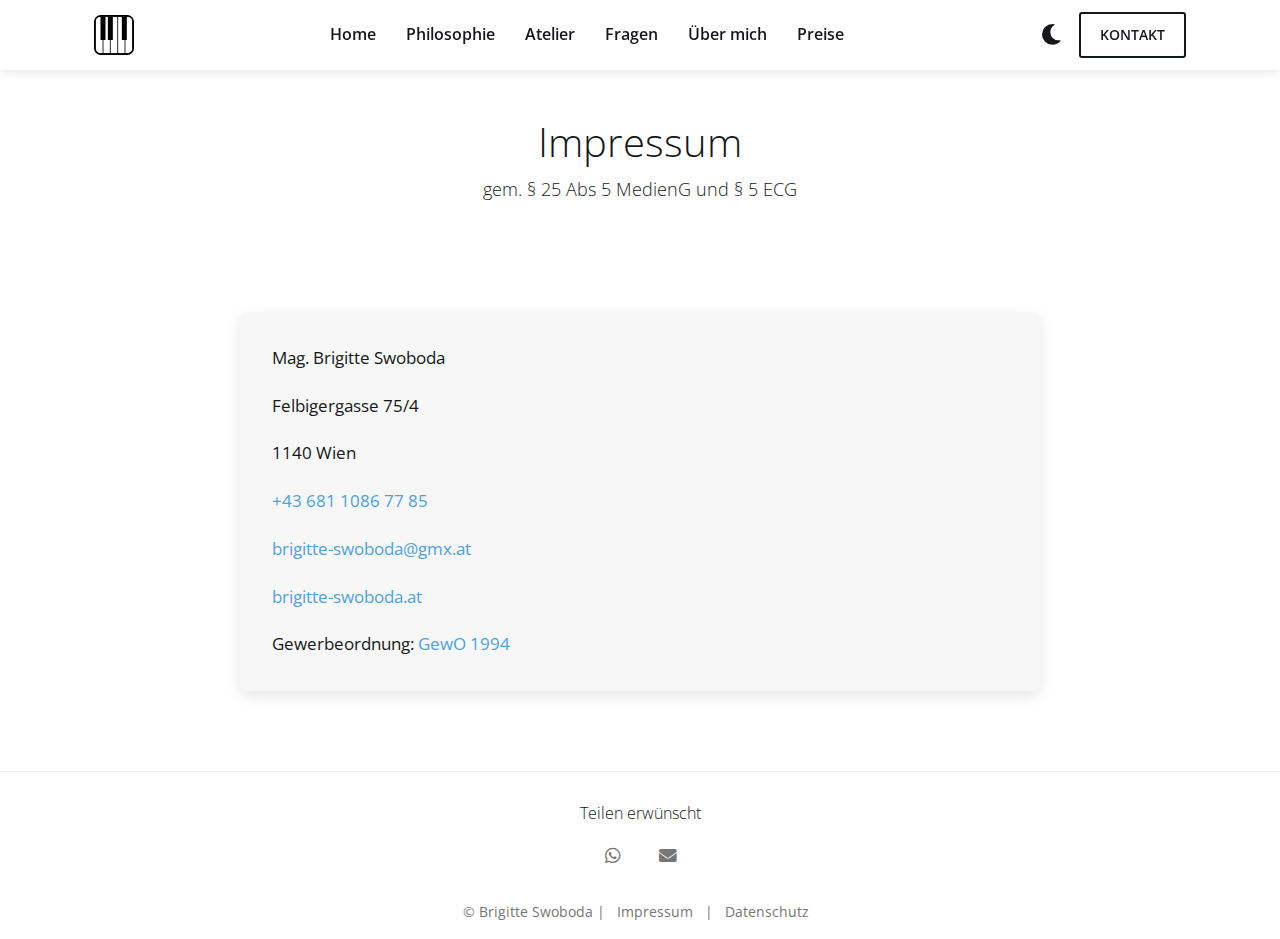
<file: impressum.html>
<!DOCTYPE html>
<html lang="de">
<head>
  <meta charset="UTF-8">
  <meta name="viewport" content="width=device-width, initial-scale=1.0">
  <title>Klavierunterricht Brigitte Swoboda | Impressum</title>
  <meta name="description" content="Impressum und rechtliche Informationen zu meinem Klavierunterricht in Wien: Mag. Brigitte Swoboda, Kontaktdaten und gesetzlich erforderliche Angaben.">

  <link rel="shortcut icon" href="assets/images/icon.svg" type="image/svg+xml">
  <link href="https://fonts.googleapis.com/css2?family=Open+Sans:wght@300;400;600;700&display=swap" rel="stylesheet">
  <link rel="stylesheet" href="https://cdnjs.cloudflare.com/ajax/libs/font-awesome/5.15.4/css/all.min.css">
  <link rel="stylesheet" href="css/base.css">
  <link rel="stylesheet" href="css/legal.css">
</head>
<body>
  <header id="header" class="site-header"></header>

  <main>
    <section class="page-header">
      <div class="container">
        <h1 class="page-header__title">Impressum</h1>
        <h3 class="page-header__subtitle">gem. § 25 Abs 5 MedienG und § 5 ECG</h3>
      </div>
    </section>

    <section class="legal-content">
      <div class="container">
        <div class="legal-content__container">
          <div class="legal-content__details">
            <p>Mag. Brigitte Swoboda</p>
            <p>Felbigergasse 75/4</p>
            <p>1140 Wien</p>
            <p><a href="tel:+4368110867785">+43 681 1086 77 85</a></p>
            <p><a href="mailto:brigitte-swoboda@gmx.at">brigitte-swoboda@gmx.at</a></p>
            <p><a href="https://brigitte-swoboda.at">brigitte-swoboda.at</a></p>
            <p>Gewerbeordnung: <a href="https://www.ris.bka.gv.at/GeltendeFassung.wxe?Abfrage=Bundesnormen&Gesetzesnummer=10007517" target="_blank" rel="noopener noreferrer">GewO 1994</a></p>
          </div>
        </div>
      </div>
    </section>
  </main>

  <footer id="footer" class="site-footer"></footer>

  <div id="cookie-consent" class="cookie-consent">
    <p>Diese Website benutzt Cookies zur optimalen Darstellung. Mehr dazu im <a href="datenschutz.html">Datenschutz</a>.</p>
    <button id="accept-cookies" class="cookie-consent__button">Ok</button>
  </div>

  <script src="js/main.js"></script>
</body>
</html>
</file>
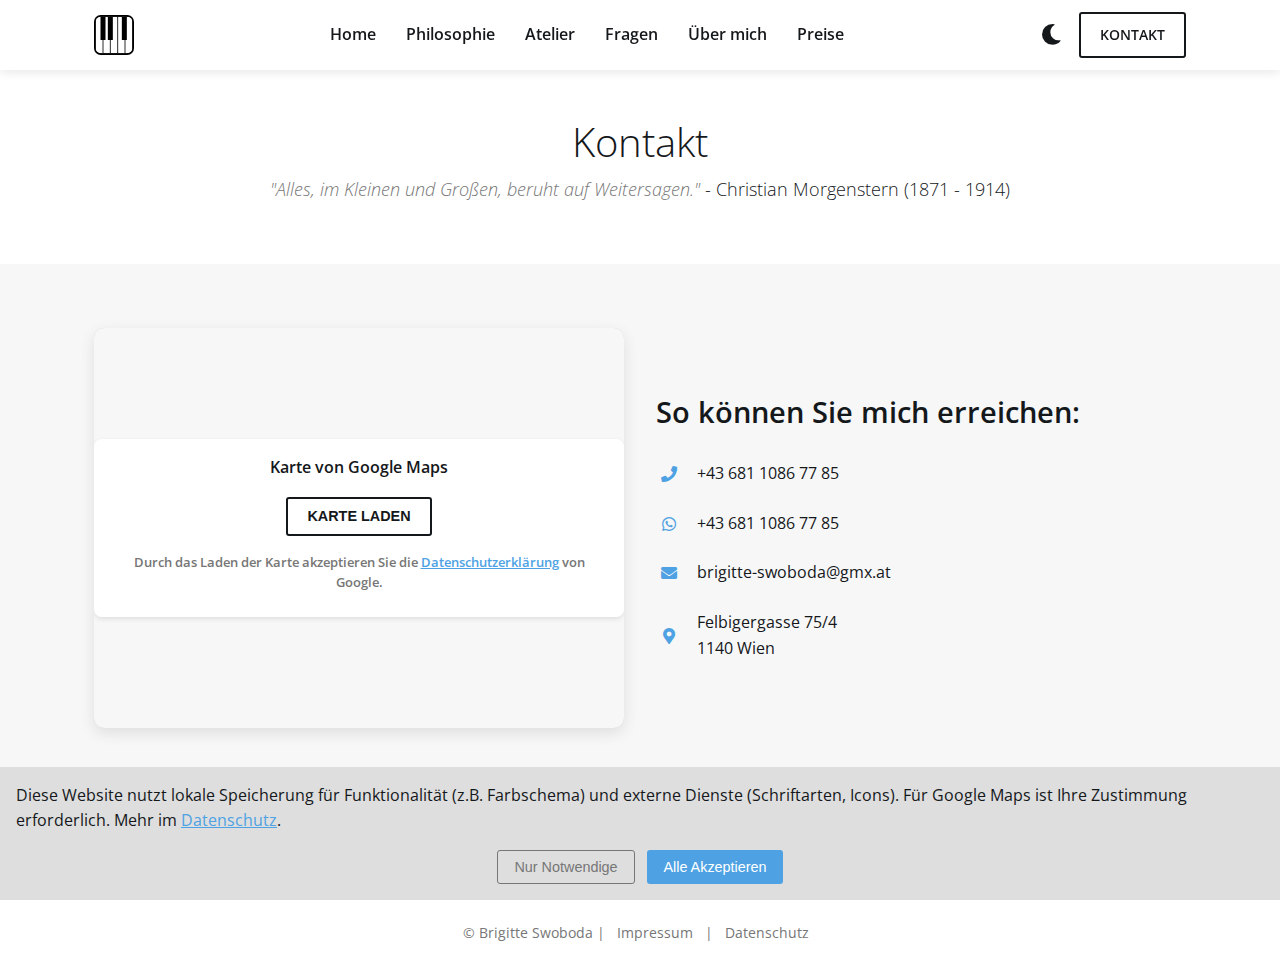
<file: klavierunterricht-wien-kontakt.html>
<!DOCTYPE html>
<html lang="de">
<head>
  <meta charset="UTF-8">
  <meta name="viewport" content="width=device-width, initial-scale=1.0">
  <title>Brigitte Swoboda | Klavierunterricht Wien | Kontakt</title>
  <meta name="description" content="Kontakt Brigitte Swoboda: Klavierunterricht in 1140 Wien, telefonisch, per E-Mail oder WhatsApp erreichbar. Individuelle Terminvereinbarung.">

  <link rel="shortcut icon" href="assets/images/icon.svg" type="image/svg+xml">
  <link href="https://fonts.googleapis.com/css2?family=Open+Sans:wght@300;400;600;700&display=swap" rel="stylesheet">
  <link rel="stylesheet" href="https://cdnjs.cloudflare.com/ajax/libs/font-awesome/5.15.4/css/all.min.css">
  <link rel="stylesheet" href="css/base.css">
  <link rel="stylesheet" href="css/contact.css">

  <!-- Strukturierte Daten für lokales Geschäft -->
  <script type="application/ld+json">
  {
    "@context": "https://schema.org",
    "@type": "LocalBusiness",
    "name": "Klavierunterricht Wien - Für Anfänger und Fortgeschrittene",
    "image": "https://brigitte-swoboda.at/assets/images/klavierunterricht-wien-zwei-konzertfluegel.jpg",
    "@id": "https://brigitte-swoboda.at/#LocalBusiness",
    "url": "https://brigitte-swoboda.at",
    "telephone": "+43 681 1086 77 85",
    "priceRange": "60€",
    "address": {
      "@type": "PostalAddress",
      "streetAddress": "Felbigergasse 75/4",
      "addressLocality": "Wien",
      "postalCode": "1140",
      "addressCountry": "AT"
    },
    "geo": {
      "@type": "GeoCoordinates",
      "latitude": 48.1959257,
      "longitude": 16.28693640000006
    },
    "sameAs": [
        "https://brigitte-swoboda.at",
        "https://g.page/klavierunterricht-wien?share"
     ]
  }
  </script>

  <!-- Strukturierte Daten für Rezensionen -->
  <script type="application/ld+json">
  {
    "@context": "http://schema.org",
    "@type": "CreativeWork",
    "aggregateRating": {
      "@type": "AggregateRating",
      "bestRating": "5",
      "ratingCount": "12",
      "ratingValue": "5"
    },
    "image": "https://brigitte-swoboda.at/assets/images/klavierunterricht-wien-zwei-konzertfluegel.jpg",
    "name": "Klavierunterricht Brigitte Swoboda - Kontakt"
  }
  </script>
</head>
<body>
  <header id="header" class="site-header"></header>

  <main>
    <section class="page-header">
      <div class="container">
        <h1 class="page-header__title">Kontakt</h1>
        <h3 class="page-header__subtitle"><em>"Alles, im Kleinen und Großen, beruht auf Weitersagen."</em> - Christian Morgenstern (1871 - 1914)</h3>
      </div>
    </section>

    <section class="contact-details">
      <div class="container">
        <div class="contact-details__grid">
          <div class="contact-details__map">
             <!-- Google Maps Placeholder -->
             <div class="map-placeholder" id="map-placeholder-contact">
               <div class="map-placeholder__overlay">
                 <p>Karte von Google Maps</p>
                 <button class="btn map-placeholder__button" data-map-id="contact">Karte laden</button>
                 <p class="map-placeholder__notice">Durch das Laden der Karte akzeptieren Sie die <a href="https://policies.google.com/privacy" target="_blank" rel="noopener noreferrer">Datenschutzerklärung</a> von Google.</p>
               </div>
             </div>
              <!-- Iframe wird hier per JS eingefügt -->
          </div>

          <div class="contact-details__info">
            <h2 class="contact-details__title">So können Sie mich erreichen:</h2>

            <ul class="contact-details__list">
              <li>
                <i class="fas fa-phone contact-details__icon"></i>
                <a href="tel:+4368110867785">+43 681 1086 77 85</a>
              </li>
              <li>
                <i class="fab fa-whatsapp contact-details__icon"></i>
                <a href="https://wa.me/4368110867785" target="_blank" rel="noopener noreferrer">+43 681 1086 77 85</a>
              </li>
              <li>
                <i class="fas fa-envelope contact-details__icon"></i>
                <a href="mailto:brigitte-swoboda@gmx.at?subject=Anfrage%20für%20Klavierunterricht">brigitte-swoboda@gmx.at</a>
              </li>
              <li>
                <i class="fas fa-map-marker-alt contact-details__icon"></i>
                <a href="https://g.page/klavierunterricht-wien?share" target="_blank" rel="noopener noreferrer">
                  Felbigergasse 75/4<br>1140 Wien
                </a>
              </li>
            </ul>
          </div>
        </div>
      </div>
    </section>
  </main>

  <footer id="footer" class="site-footer"></footer>

  <div id="cookie-consent" class="cookie-consent">
     <p>Diese Website nutzt lokale Speicherung für Funktionalität (z.B. Farbschema) und externe Dienste (Schriftarten, Icons). Für Google Maps ist Ihre Zustimmung erforderlich. Mehr im <a href="datenschutz.html">Datenschutz</a>.</p>
     <div class="cookie-consent__buttons">
        <button id="accept-cookies-necessary" class="cookie-consent__button cookie-consent__button--secondary">Nur Notwendige</button>
        <button id="accept-cookies-all" class="cookie-consent__button">Alle Akzeptieren</button>
     </div>
   </div>

  <script src="js/main.js"></script>
</body>
</html>
</file>
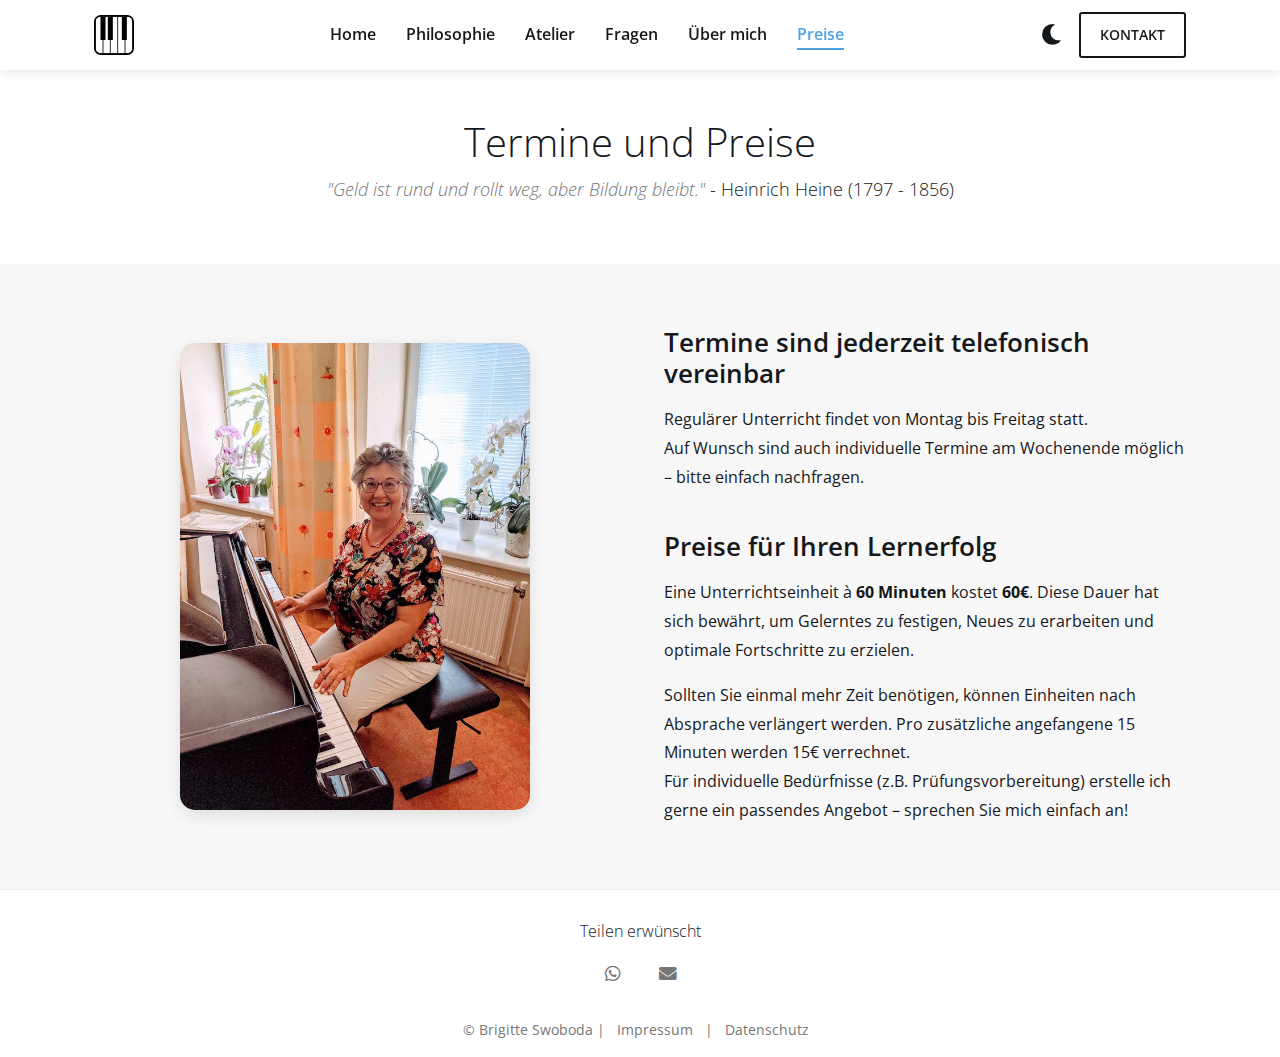
<file: klavierunterricht-wien-preise.html>
<!DOCTYPE html>
<html lang="de">
<head>
  <meta charset="UTF-8">
  <meta name="viewport" content="width=device-width, initial-scale=1.0">
  <title>Klavierunterricht | Mag. Brigitte Swoboda | Termine | Preise</title>
  <meta name="description" content="Transparente Preise für Klavierunterricht bei Mag. Brigitte Swoboda in Wien. Termine sind jederzeit vereinbar - nehmen Sie Kontakt auf!">

  <link rel="shortcut icon" href="assets/images/icon.svg" type="image/svg+xml">
  <link href="https://fonts.googleapis.com/css2?family=Open+Sans:wght@300;400;600;700&display=swap" rel="stylesheet">
  <link rel="stylesheet" href="https://cdnjs.cloudflare.com/ajax/libs/font-awesome/5.15.4/css/all.min.css">
  <link rel="stylesheet" href="css/base.css">
  <link rel="stylesheet" href="css/prices.css">

  <!-- Strukturierte Daten für das Produkt (Offer) -->
  <script type="application/ld+json">
  {
    "@context": "https://schema.org/",
    "@type": "Product",
    "name": "Klavierunterricht (60 Minuten)",
    "image": "https://brigitte-swoboda.at/assets/images/brigitte-swoboda-bei-klavier.jpg",
    "description": "Klavierunterricht ganz persönlich - Für Anfänger, Fortgeschrittene, Wiedereinsteiger. Lernen und üben an zwei Klavieren ist mein Schlüssel zum Erfolg!",
    "brand": {
        "@type": "Person",
        "name": "Mag. Brigitte Swoboda"
    },
    "sku": "KLAVIER60MIN",
    "offers": {
      "@type": "Offer",
      "url": "https://brigitte-swoboda.at/klavierunterricht-wien-preise",
      "priceCurrency": "EUR",
      "price": "60",
      "priceSpecification": {
        "@type": "UnitPriceSpecification",
        "price": "60",
        "priceCurrency": "EUR",
        "unitCode": "HUR",
        "referenceQuantity": {
          "@type": "QuantitativeValue",
          "value": "1",
          "unitCode": "HUR"
         }
       },
      "availability": "https://schema.org/InStock",
      "itemCondition": "https://schema.org/NewCondition",
      "eligibleDuration": {
        "@type": "QuantitativeValue",
        "value": "60",
        "unitCode": "MIN"
      },
      "areaServed": {
        "@type": "Place",
        "name": "Wien"
       }
    },
    "aggregateRating": {
      "@type": "AggregateRating",
      "ratingValue": "5",
      "bestRating": "5",
      "ratingCount": "12"
    }
  }
  </script>
</head>
<body>
  <header id="header" class="site-header"></header>

  <main>
    <section class="page-header">
      <div class="container">
        <h1 class="page-header__title">Termine und Preise</h1>
        <h3 class="page-header__subtitle"><em>"Geld ist rund und rollt weg, aber Bildung bleibt."</em> - Heinrich Heine (1797 - 1856)</h3>
      </div>
    </section>

    <section class="prices">
      <div class="container">
        <div class="prices__grid">
          <div class="prices__image-section">
            <img src="assets/images/brigitte-swoboda-bei-klavier.jpg" alt="Klavierunterricht Wien - Brigitte Swoboda am Klavier" class="prices__image" loading="lazy">
          </div>

          <div class="prices__text-section">
            <div class="prices__info-block">
              <h2 class="prices__info-title">Termine sind jederzeit telefonisch vereinbar</h2>
              <p>
                Regulärer Unterricht findet von Montag bis Freitag statt.<br>
                Auf Wunsch sind auch individuelle Termine am Wochenende möglich – bitte einfach nachfragen.
              </p>
            </div>

            <div class="prices__info-block">
              <h2 class="prices__info-title">Preise für Ihren Lernerfolg</h2>
              <p>
                Eine Unterrichtseinheit à <strong>60 Minuten</strong> kostet <strong>60€</strong>. Diese Dauer hat sich bewährt, um Gelerntes zu festigen, Neues zu erarbeiten und optimale Fortschritte zu erzielen.
              </p>
              <p>
                 Sollten Sie einmal mehr Zeit benötigen, können Einheiten nach Absprache verlängert werden. Pro zusätzliche angefangene 15 Minuten werden 15€ verrechnet.<br>
                 Für individuelle Bedürfnisse (z.B. Prüfungsvorbereitung) erstelle ich gerne ein passendes Angebot – sprechen Sie mich einfach an!
              </p>
            </div>
          </div>
        </div>
      </div>
    </section>
  </main>

  <footer id="footer" class="site-footer"></footer>

  <div id="cookie-consent" class="cookie-consent">
     <p>Diese Website verwendet Cookies bzw. speichert Informationen lokal für grundlegende Funktionen (z.B. Farbschema) und nutzt externe Dienste (Schriftarten, Icons). Google Maps wird erst nach Ihrer Zustimmung geladen. Mehr dazu im <a href="datenschutz.html">Datenschutz</a>.</p>
     <button id="accept-cookies" class="cookie-consent__button">Ok, verstanden</button>
  </div>

  <script src="js/main.js"></script>
</body>
</html>
</file>
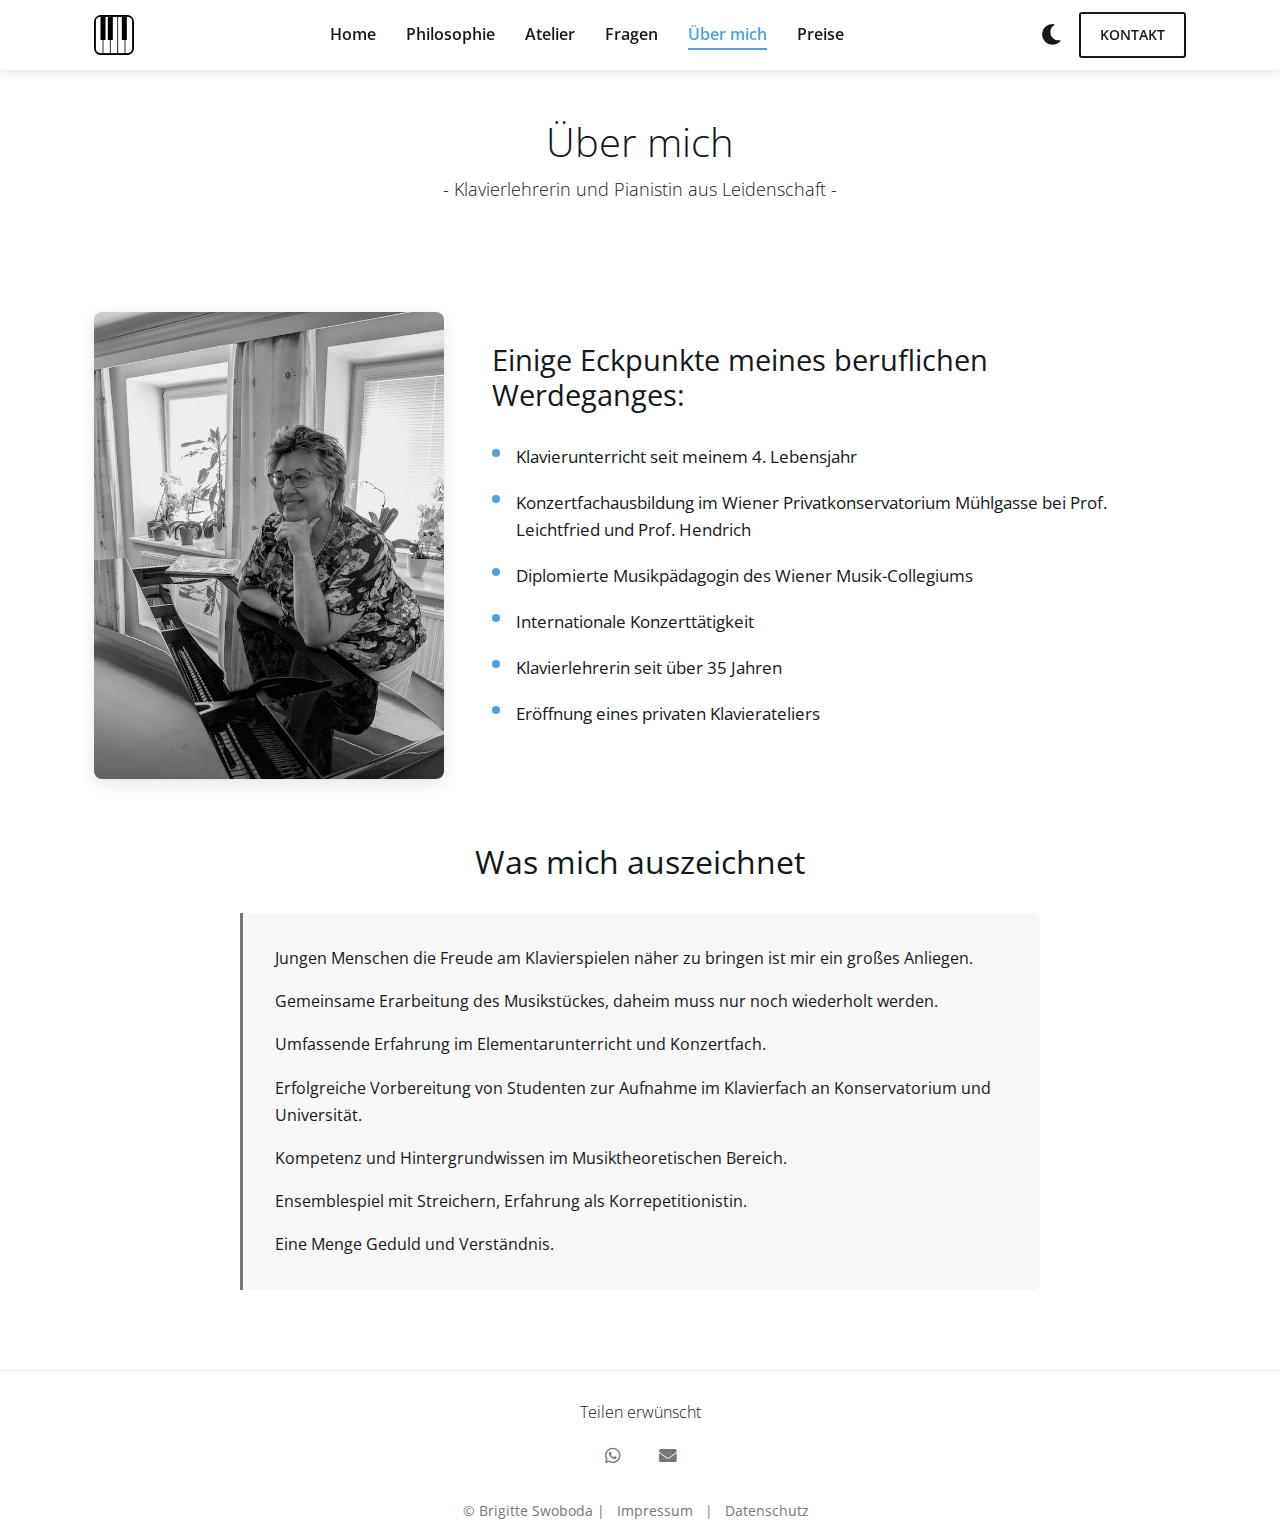
<file: ueber-mich.html>
<!DOCTYPE html>
<html lang="de">
<head>
  <meta charset="UTF-8">
  <meta name="viewport" content="width=device-width, initial-scale=1.0">
  <title>Über mich | Klavierlehrerin Brigitte Swoboda</title>
  <meta name="description" content="Hier erfahren Sie einige Eckpunkte meiner Ausbildung und meines beruflichen Werdeganges als Klavierpädagogin.">

  <link rel="shortcut icon" href="assets/images/icon.svg" type="image/svg+xml">
  <link href="https://fonts.googleapis.com/css2?family=Open+Sans:wght@300;400;600;700&display=swap" rel="stylesheet">
  <link rel="stylesheet" href="https://cdnjs.cloudflare.com/ajax/libs/font-awesome/5.15.4/css/all.min.css">
  <link rel="stylesheet" href="css/base.css">
  <link rel="stylesheet" href="css/about.css">

  <!-- Person Markup -->
  <script type="application/ld+json">
  {
    "@context": "https://schema.org/",
    "@type": "Person",
    "name": "Mag. Brigitte Swoboda", /* Simplified Name */
    "url": "https://brigitte-swoboda.at/ueber-mich",
    "image": "https://brigitte-swoboda.at/assets/images/brigitte-swoboda.jpg",
    "sameAs": "https://brigitte-swoboda.at",
    "jobTitle": "Klavierpädagogin", /* More specific job title */
    "worksFor": {
      "@type": "Organization", /* Can be simplified if self-employed */
      "name": "Klavierunterricht Brigitte Swoboda"
    },
    "alumniOf": [ /* Added education info if relevant */
      {
        "@type": "EducationalOrganization",
        "name": "Wiener Musik-Collegium"
      },
      {
        "@type": "EducationalOrganization",
        "name": "Wiener Privatkonservatorium Mühlgasse"
      }
     ],
     "knowsAbout": ["Klavierunterricht", "Musikpädagogik", "Klassische Musik", "Barockmusik", "Korrepetition", "Musiktheorie"] /* Skills/Topics */
  }
  </script>
</head>
<body>
  <header id="header" class="site-header"></header>

  <main>
    <section class="page-header">
      <div class="container">
        <h1 class="page-header__title">Über mich</h1>
        <h3 class="page-header__subtitle">- Klavierlehrerin und Pianistin aus Leidenschaft -</h3>
      </div>
    </section>

    <section class="about">
      <div class="container">
        <div class="about__grid">
          <div class="about__image-container">
            <img src="assets/images/brigitte-swoboda.jpg" alt="Brigitte Swoboda Klavierunterricht Wien" class="about__image" loading="lazy">
          </div>

          <div class="about__content">
            <h2 class="about__section-title">Einige Eckpunkte meines beruflichen Werdeganges:</h2>

            <ul class="about__career-list">
              <li>Klavierunterricht seit meinem 4. Lebensjahr</li>
              <li>Konzertfachausbildung im Wiener Privatkonservatorium Mühlgasse bei Prof. Leichtfried und Prof. Hendrich</li>
              <li>Diplomierte Musikpädagogin des Wiener Musik-Collegiums</li>
              <li>Internationale Konzerttätigkeit</li>
              <li>Klavierlehrerin seit über 35 Jahren</li>
              <li>Eröffnung eines privaten Klavierateliers</li>
            </ul>
          </div>
        </div>

        <div class="about__qualities">
          <h2 class="about__section-title about__section-title--centered">Was mich auszeichnet</h2>

          <blockquote class="about__quote">
            <p>Jungen Menschen die Freude am Klavierspielen näher zu bringen ist mir ein großes Anliegen.</p>
            <p>Gemeinsame Erarbeitung des Musikstückes, daheim muss nur noch wiederholt werden.</p>
            <p>Umfassende Erfahrung im Elementarunterricht und Konzertfach.</p>
            <p>Erfolgreiche Vorbereitung von Studenten zur Aufnahme im Klavierfach an Konservatorium und Universität.</p>
            <p>Kompetenz und Hintergrundwissen im Musiktheoretischen Bereich.</p>
            <p>Ensemblespiel mit Streichern, Erfahrung als Korrepetitionistin.</p>
            <p>Eine Menge Geduld und Verständnis.</p>
          </blockquote>
        </div>
      </div>
    </section>
  </main>

  <footer id="footer" class="site-footer"></footer>

  <div id="cookie-consent" class="cookie-consent">
    <p>Diese Website benutzt Cookies zur optimalen Darstellung. Mehr dazu im <a href="datenschutz.html">Datenschutz</a>.</p>
    <button id="accept-cookies" class="cookie-consent__button">Ok</button>
  </div>

  <script src="js/main.js"></script>
</body>
</html>
</file>
<file: css/base.css>
/* ===== Global Styles & Variables ===== */
:root {
  /* Light Mode Colors */
  --primary-color: #15181b; /* Dark text */
  --secondary-color: #4ea2e3; /* Blue accent */
  --accent-color: #767676; /* Medium gray text */
  --light-color: #ffffff; /* White */
  --light-gray: #f7f7f7; /* Light background */
  --dark-gray: #dedede; /* Borders, subtle backgrounds */
  --bg-color: #ffffff; /* Main background */
  --text-color: #15181b; /* Main text */
  --card-bg: #ffffff; /* Card backgrounds */
  --shadow-color: rgba(0, 0, 0, 0.1);
  --border-color: #eee;
  --font-primary: 'Open Sans', sans-serif;
  --transition-base: all 0.3s ease;
  --header-height: 70px;
}

/* Dark Mode Colors */
[data-theme="dark"] {
  --primary-color: #e1e1e1; /* Light text */
  --secondary-color: #6db7f0; /* Lighter blue */
  --accent-color: #a0a0a0; /* Lighter gray text */
  --light-color: #1a1a1a; /* Dark element background */
  --light-gray: #252525; /* Darker background section */
  --dark-gray: #333333; /* Borders, subtle backgrounds */
  --bg-color: #202020; /* Main background */
  --text-color: #e1e1e1; /* Main text */
  --card-bg: #1e1e1e; /* Card backgrounds */
  --shadow-color: rgba(0, 0, 0, 0.5); /* Stronger shadow */
  --border-color: #333;
}

/* ===== Reset & Base ===== */
*,
*::before,
*::after {
  margin: 0;
  padding: 0;
  box-sizing: border-box;
}

html {
  scroll-behavior: smooth;
  font-size: 100%; /* Typically 16px */
}

body {
  font-family: var(--font-primary);
  line-height: 1.6;
  color: var(--text-color);
  background-color: var(--bg-color);
  font-size: 1rem;
  overflow-x: hidden;
  transition: background-color var(--transition-base), color var(--transition-base);
  padding-top: var(--header-height); /* Prevent content overlap */
}

.container {
  max-width: 1140px;
  width: 100%;
  margin-left: auto;
  margin-right: auto;
  padding-left: 1.5rem;
  padding-right: 1.5rem;
}

a {
  text-decoration: none;
  color: var(--text-color);
  transition: var(--transition-base);
}

a:hover {
  color: var(--secondary-color);
}

ul {
  list-style: none;
}

img {
  max-width: 100%;
  height: auto;
  display: block;
}

h1, h2, h3, h4, h5, h6 {
  font-weight: 300;
  line-height: 1.2;
  margin-bottom: 1rem;
  color: var(--text-color);
  transition: color var(--transition-base);
}

p {
  margin-bottom: 1rem;
}

/* ===== Utility Classes ===== */
.btn {
  display: inline-block;
  padding: 0.6rem 1.2rem;
  border: 2px solid var(--text-color);
  border-radius: 3px;
  font-weight: 600;
  font-size: 0.9rem;
  text-transform: uppercase;
  cursor: pointer;
  transition: var(--transition-base);
  background-color: transparent;
  color: var(--text-color);
  text-align: center;
}

.btn:hover {
  background-color: var(--text-color);
  color: var(--bg-color);
}

/* ===== Header ===== */
.site-header {
  background-color: var(--bg-color);
  box-shadow: 0 2px 10px var(--shadow-color);
  position: fixed;
  top: 0;
  left: 0;
  width: 100%;
  z-index: 1000;
  transition: background-color var(--transition-base), box-shadow var(--transition-base);
}

.header__content {
  display: flex;
  align-items: center;
  justify-content: space-between;
  height: var(--header-height);
}

.header__logo-image {
  height: 40px;
  width: auto;
  filter: none;
  transition: filter var(--transition-base);
}

[data-theme="dark"] .header__logo-image {
  filter: invert(1);
}

.header__nav-list {
  display: flex;
}

.header__nav-list li {
  margin: 0 15px;
}

.header__nav-link {
  font-weight: 600;
  position: relative;
  padding-bottom: 5px; /* Space for underline */
}

.header__nav-link:hover,
.header__nav-link.active {
  color: var(--secondary-color);
}

.header__nav-link::after {
  content: '';
  position: absolute;
  bottom: 0;
  left: 0;
  width: 0;
  height: 2px;
  background-color: var(--secondary-color);
  transition: width var(--transition-base);
}

.header__nav-link:hover::after,
.header__nav-link.active::after {
  width: 100%;
}

.header__actions {
  display: flex;
  align-items: center;
  gap: 15px; /* Space between dark mode toggle and button */
}

.header__dark-mode-toggle {
  cursor: pointer;
  background: none;
  border: none;
  padding: 0;
  width: 24px;
  height: 24px;
  display: flex;
  align-items: center;
  justify-content: center;
}

.header__dark-mode-toggle i {
  font-size: 1.3rem;
  color: var(--text-color);
  transition: var(--transition-base);
}

.header__dark-mode-toggle:hover i {
  color: var(--secondary-color);
}

.header__mobile-toggle {
  display: none; /* Hidden by default */
  background: none;
  border: none;
  width: 30px;
  height: 24px;
  position: relative;
  cursor: pointer;
  z-index: 1001; /* Above nav */
}

.header__mobile-toggle-bar {
  display: block;
  position: absolute;
  width: 100%;
  height: 2px;
  background-color: var(--text-color);
  transition: var(--transition-base);
  left: 0;
}

.header__mobile-toggle-bar:nth-child(1) { top: 0; }
.header__mobile-toggle-bar:nth-child(2) { top: 50%; transform: translateY(-50%); }
.header__mobile-toggle-bar:nth-child(3) { bottom: 0; }

/* Active state for mobile toggle */
.header__mobile-toggle.active .header__mobile-toggle-bar:nth-child(1) {
  top: 50%;
  transform: translateY(-50%) rotate(45deg);
}
.header__mobile-toggle.active .header__mobile-toggle-bar:nth-child(2) {
  opacity: 0;
}
.header__mobile-toggle.active .header__mobile-toggle-bar:nth-child(3) {
  bottom: 50%;
  transform: translateY(50%) rotate(-45deg);
}

/* ===== Main Content Generic Header ===== */
.page-header {
  padding: 3rem 0; /* Reduced padding slightly */
  text-align: center;
  background-color: var(--bg-color);
  transition: background-color var(--transition-base);
}

.page-header__title {
  font-size: 2.5rem; /* Slightly smaller */
  margin-bottom: 0.8rem;
}

.page-header__subtitle {
  font-size: 1.1rem;
  font-weight: 300;
  color: var(--text-color);
}
.page-header__subtitle em,
.page-header__subtitle a {
    font-style: italic;
    color: var(--accent-color);
}
.page-header__subtitle a:hover {
    color: var(--secondary-color);
}

/* ===== Cookie Consent ===== */
.cookie-consent {
  position: fixed;
  bottom: 0;
  left: 0;
  width: 100%;
  background-color: var(--dark-gray);
  color: var(--text-color);
  padding: 1rem;
  display: flex;
  align-items: center;
  justify-content: center;
  flex-wrap: wrap;
  gap: 1rem;
  transition: transform 0.5s ease-in-out, opacity 0.5s ease-in-out, visibility 0s 0.5s;
  z-index: 999;
  transform: translateY(100%);
  opacity: 0;
  visibility: hidden;
}

.cookie-consent.show {
  transform: translateY(0);
  opacity: 1;
  visibility: visible;
  transition: transform 0.5s ease-in-out, opacity 0.5s ease-in-out, visibility 0s 0s;
}


.cookie-consent p {
  margin: 0;
  flex-grow: 1;
  text-align: center;
  margin-bottom: 0.5rem; /* Add space below text on mobile */
}

.cookie-consent__buttons {
    display: flex;
    gap: 0.8rem; /* Space between buttons */
    flex-shrink: 0; /* Prevent buttons from shrinking too much */
}

@media (min-width: 768px) {
    .cookie-consent p {
        text-align: left;
         margin-bottom: 0; /* Remove space on larger screens */
    }
}

.cookie-consent a {
  color: var(--secondary-color);
  text-decoration: underline;
}
.cookie-consent a:hover {
    color: var(--text-color);
}

.cookie-consent__button {
  background-color: var(--accent-color);
  color: var(--light-color);
  border: none;
  padding: 0.5rem 1rem;
  border-radius: 3px;
  cursor: pointer;
  transition: background-color var(--transition-base), opacity var(--transition-base);
  white-space: nowrap;
  font-size: 0.9rem;
}
.cookie-consent__button:hover {
    opacity: 0.9;
}

/* Primary button style for "Alle Akzeptieren" */
#accept-cookies-all {
    background-color: var(--secondary-color); /* Use theme's secondary color */
}
#accept-cookies-all:hover {
    background-color: var(--primary-color);
    color: var(--bg-color);
}

/* Secondary button style for "Nur Notwendige" */
#accept-cookies-necessary {
     background-color: transparent;
     border: 1px solid var(--accent-color);
     color: var(--accent-color);
}
#accept-cookies-necessary:hover {
     background-color: var(--accent-color);
     color: var(--light-color);
}
[data-theme="dark"] #accept-cookies-necessary {
    border-color: var(--accent-color);
    color: var(--accent-color);
}
[data-theme="dark"] #accept-cookies-necessary:hover {
    background-color: var(--accent-color);
    color: var(--light-color);
}


/* ===== Footer ===== */
.site-footer {
  padding: 2rem 0 1rem;
  background-color: var(--bg-color);
  border-top: 1px solid var(--border-color);
  transition: background-color var(--transition-base), border-color var(--transition-base);
}

.footer__container {
  max-width: 900px;
}

.footer__social {
  text-align: center;
  margin-bottom: 1.5rem;
}

.footer__social-title {
  font-size: 1rem;
  font-weight: 300;
  margin-bottom: 0.8rem;
}

.footer__social-icons {
  display: flex;
  justify-content: center;
  gap: 1rem;
}

.footer__social-link {
  display: flex;
  align-items: center;
  justify-content: center;
  width: 40px;
  height: 40px;
  border-radius: 50%;
  color: var(--accent-color);
  font-size: 1.1rem;
  transition: var(--transition-base);
  background-color: transparent;
}

.footer__social-link:hover {
  background-color: var(--secondary-color);
  color: var(--light-color);
}

.footer__copyright {
  text-align: center;
  color: var(--accent-color);
  font-size: 0.9rem;
}

.footer__copyright p {
    margin-bottom: 0;
}

.footer__copyright a {
  color: var(--accent-color);
  margin: 0 0.5rem;
}

.footer__copyright a:hover {
  color: var(--text-color);
}

/* ===== Responsive Styles ===== */
@media (max-width: 991px) {
  .header__nav {
    position: fixed;
    top: var(--header-height);
    right: 0;
    width: 75%;
    height: calc(100vh - var(--header-height));
    background-color: var(--bg-color);
    box-shadow: -5px 0 10px var(--shadow-color);
    transform: translateX(100%);
    transition: transform var(--transition-base);
    overflow-y: auto;
    padding: 1rem 0;
    visibility: hidden;
  }

  .header__nav.active {
    transform: translateX(0);
    visibility: visible;
  }

  .header__nav-list {
    flex-direction: column;
    align-items: center;
  }

  .header__nav-list li {
    margin: 1rem 0;
    width: 100%;
    text-align: center;
  }

  .header__nav-link {
    display: block;
    padding: 0.5rem 1rem;
  }
   .header__nav-link::after {
       bottom: 0;
       left: 50%;
       transform: translateX(-50%);
   }
   .header__nav-link:hover::after,
   .header__nav-link.active::after {
       width: 50%;
   }

  .header__mobile-toggle {
    display: block;
  }

  .header__actions .header__dark-mode-toggle {
     display: none;
  }


  .cookie-consent {
    flex-direction: column;
    text-align: center;
  }
   .cookie-consent__buttons {
        width: 100%; /* Make buttons container full width */
        justify-content: center; /* Center buttons */
        margin-top: 0.5rem; /* Space above buttons */
    }
}

@media (max-width: 768px) {
  .page-header__title {
    font-size: 2rem;
  }
  .page-header__subtitle {
    font-size: 1rem;
  }

  body {
      font-size: 0.95rem;
  }
}

@media (max-width: 480px) {
    .container {
        padding-left: 1rem;
        padding-right: 1rem;
    }
    .page-header {
        padding: 2rem 0;
    }
    .btn {
        padding: 0.5rem 1rem;
        font-size: 0.8rem;
    }
    .header__logo-image {
        height: 35px;
    }
    .header__nav {
        width: 90%;
    }
    .cookie-consent p {
        font-size: 0.9rem;
    }
     .cookie-consent__buttons {
        flex-direction: column; /* Stack buttons vertically */
        align-items: center;
        gap: 0.5rem;
    }
    .cookie-consent__button {
        width: 80%; /* Make buttons wider */
        max-width: 250px;
    }
}
</file>
<file: css/home.css>
/* ===== Home Page Styles ===== */
.hero {
  padding: 4rem 0;
  text-align: center;
  background-color: var(--bg-color);
  transition: background-color var(--transition-base);
}

.hero__title {
  font-size: 2.8rem; /* Slightly adjusted */
  margin-bottom: 1rem;
  font-weight: 300; /* Keep light */
}

.hero__subtitle {
  font-size: 1.1rem;
  color: var(--text-color);
  font-weight: 400; /* Slightly bolder */
}

.banner {
  height: 60vh;
  position: relative;
  background-color: var(--dark-gray); /* Fallback background */
}

.banner__image {
  position: absolute;
  top: 0;
  left: 0;
  width: 100%;
  height: 100%;
  background-size: cover;
  background-position: center;
  background-repeat: no-repeat;
  transition: filter var(--transition-base);
}

[data-theme="dark"] .banner__image {
  filter: brightness(0.8);
}

.philosophy {
  padding: 4rem 0;
  text-align: center;
  background-color: var(--bg-color);
  transition: background-color var(--transition-base);
}

.philosophy__title {
  font-size: 2.5rem; /* Adjusted */
  margin-bottom: 1rem;
}

.philosophy__subtitle {
  font-size: 1.1rem;
  margin-bottom: 3rem;
  font-weight: 300;
  color: var(--accent-color);
}

.philosophy__content {
  max-width: 800px;
  margin-left: auto;
  margin-right: auto;
  text-align: center; /* Center the container */
  display: grid;
  grid-template-columns: 1fr; /* Ensure single column layout */
  gap: 2rem;
}

/* Media Query für Zweispaltigkeit entfernt */
/* @media (min-width: 768px) {
    .philosophy__content {
        grid-template-columns: 1fr 1fr;
        text-align: left;
    }
} */


.philosophy__text-block {
  background-color: var(--light-gray);
  padding: 1.5rem;
  border-radius: 8px;
  margin-bottom: 0;
  transition: background-color var(--transition-base);
  text-align: center; /* Ensure text WITHIN the blocks is centered */
}
.philosophy__text-block p {
    line-height: 1.7;
}


.philosophy__quote {
  max-width: 700px;
  margin: 3rem auto 0;
  padding: 1rem 2rem;
  border-left: 3px solid var(--accent-color);
  font-style: italic;
  text-align: center;
  transition: border-color var(--transition-base);
  color: var(--accent-color);
}
.philosophy__quote p {
    margin-bottom: 0;
}

.contact-section {
  padding: 4rem 0;
  background-color: var(--light-gray);
  transition: background-color var(--transition-base);
}

.contact-section__grid {
  display: grid;
  grid-template-columns: 1fr;
  gap: 2rem;
  align-items: center;
}

@media (min-width: 992px) {
    .contact-section__grid {
        grid-template-columns: 1fr 1fr;
    }
}

.contact-section__map {
  min-height: 400px;
  height: 100%;
  border-radius: 10px;
  overflow: hidden;
  box-shadow: 0 5px 15px var(--shadow-color);
  transition: box-shadow var(--transition-base);
  position: relative;
  background-color: var(--dark-gray);
}

.contact-section__map iframe {
  width: 100%;
  height: 100%;
  min-height: 400px;
  border: 0;
  filter: var(--map-filter, none);
  transition: filter var(--transition-base), opacity 0.3s ease; /* Add opacity transition */
  position: absolute;
  top: 0;
  left: 0;
  opacity: 1; /* Make visible by default */
}

[data-theme="dark"] .contact-section__map iframe {
  --map-filter: invert(0.9) hue-rotate(180deg);
}

.contact-section__info {
  padding: 1rem 0;
}

.contact-section__title {
  margin-bottom: 2rem;
  font-size: 1.8rem;
  font-weight: 600;
}

.contact-section__list {
  display: flex;
  flex-direction: column;
  gap: 1.5rem;
}

.contact-section__list li {
  display: flex;
  align-items: center;
  gap: 1rem;
}

.contact-section__icon {
  width: 25px;
  color: var(--secondary-color);
  text-align: center;
  flex-shrink: 0;
}

.contact-section__list a {
  color: var(--text-color);
  word-break: break-word;
}

.contact-section__list a:hover {
  color: var(--secondary-color);
}

/* Philosophy anchor scrolling adjustment */
#philosophie {
  scroll-margin-top: calc(var(--header-height));
}

/* Map Placeholder Styles */
.map-placeholder {
    position: absolute;
    top: 0;
    left: 0;
    width: 100%;
    height: 100%;
    display: flex; /* Keep flex for centering */
    align-items: center;
    justify-content: center;
    z-index: 1;
    background-color: var(--light-gray);
    border-radius: 10px;
    transition: opacity 0.3s ease, visibility 0s 0.3s; /* Fade out */
    opacity: 1;
    visibility: visible;
}

.map-placeholder__overlay {
    text-align: center;
    padding: 1rem;
    background-color: rgba(var(--bg-color-rgb, 255, 255, 255), 0.9);
    border-radius: 8px;
    color: var(--text-color);
    box-shadow: 0 2px 5px var(--shadow-color);
}
[data-theme="dark"] .map-placeholder__overlay {
     background-color: rgba(var(--bg-color-rgb, 32, 32, 32), 0.95);
}

.map-placeholder__overlay p {
    margin-bottom: 0.5rem;
    font-weight: 600;
}
.map-placeholder__button {
    margin: 0.5rem 0;
}
.map-placeholder__notice {
    font-size: 0.8rem;
    color: var(--accent-color);
    margin-top: 0.5rem;
    margin-bottom: 0;
}
.map-placeholder__notice a {
    color: var(--secondary-color);
    text-decoration: underline;
}
.map-placeholder__notice a:hover {
    color: var(--text-color);
}

/* Hide placeholder smoothly when map is loaded */
.contact-section__map .map-placeholder.hidden {
    opacity: 0;
    visibility: hidden;
}

/* Ensure iframe starts invisible if placeholder is shown */
.contact-section__map iframe:not([src]) {
    opacity: 0;
    visibility: hidden;
}
.contact-section__map iframe[src] {
    opacity: 1;
    visibility: visible;
}


@media (max-width: 991px) {
  .contact-section__info {
     padding-left: 0;
  }
}

@media (max-width: 768px) {
  .hero__title,
  .philosophy__title {
    font-size: 2.2rem;
  }
  .banner {
    height: 50vh;
  }
   .contact-section__title {
       font-size: 1.6rem;
   }
   .contact-section__map {
       min-height: 350px;
   }
    .contact-section__map iframe {
        min-height: 350px;
    }
}

@media (max-width: 480px) {
    .hero__title {
        font-size: 2rem;
    }
  .banner {
    height: 40vh;
  }
  .philosophy__quote {
      padding: 1rem;
      margin-top: 2rem;
  }
  .contact-section__info {
      padding: 0;
  }
   .contact-section__map {
       min-height: 300px;
   }
   .contact-section__map iframe {
        min-height: 300px;
    }
    .map-placeholder__overlay {
        padding: 0.8rem;
    }
    .map-placeholder__overlay p {
        font-size: 0.9rem;
    }
    .map-placeholder__button {
        font-size: 0.8rem;
        padding: 0.5rem 1rem;
    }
    .map-placeholder__notice {
        font-size: 0.75rem;
    }
}

/* Add RGB variables for overlay background */
:root {
    --bg-color-rgb: 255, 255, 255;
}
[data-theme="dark"] {
    --bg-color-rgb: 32, 32, 32;
}
</file>
<file: css/gallery.css>
/* ===== Gallery Page Styles ===== */
.gallery {
  padding: 3rem 0 4rem; /* Adjusted padding */
  background-color: var(--bg-color);
  transition: background-color var(--transition-base);
}

.gallery__grid {
  display: grid;
  /* Responsive grid: more columns on larger screens */
  grid-template-columns: repeat(auto-fill, minmax(280px, 1fr));
  gap: 1.5rem;
}

.gallery__item {
  position: relative;
  border-radius: 8px;
  overflow: hidden;
  box-shadow: 0 5px 15px var(--shadow-color);
  transition: transform var(--transition-base), box-shadow var(--transition-base);
  background-color: var(--dark-gray); /* Placeholder bg */
}

.gallery__item:hover {
  transform: translateY(-5px);
  box-shadow: 0 10px 20px var(--shadow-color);
}

.gallery__link {
  display: block; /* Make link cover the item */
  cursor: pointer;
}

.gallery__image {
  width: 100%;
  height: 250px; /* Maintain aspect ratio better */
  object-fit: cover;
  transition: transform var(--transition-base), filter var(--transition-base);
  display: block; /* Remove extra space below image */
}

[data-theme="dark"] .gallery__image {
  filter: brightness(0.85);
}

.gallery__item:hover .gallery__image {
  transform: scale(1.05);
}

.gallery__overlay {
  position: absolute;
  top: 0;
  left: 0;
  width: 100%;
  height: 100%;
  background-color: rgba(0, 0, 0, 0.5);
  display: flex;
  align-items: center;
  justify-content: center;
  opacity: 0;
  transition: opacity var(--transition-base);
  pointer-events: none; /* Allow clicks to pass through to link */
}

.gallery__item:hover .gallery__overlay {
  opacity: 1;
}

.gallery__overlay i {
  color: var(--light-color);
  font-size: 2rem;
}

/* ===== Modern Custom Lightbox Styles (Integrated) ===== */
.lightbox {
  position: fixed;
  top: 0;
  left: 0;
  width: 100%;
  height: 100%;
  background-color: rgba(0, 0, 0, 0.92);
  display: flex;
  align-items: center;
  justify-content: center;
  z-index: 10001; /* High z-index */
  opacity: 0;
  visibility: hidden;
  transition: opacity 0.4s ease, visibility 0s 0.4s; /* Delay visibility transition */
  cursor: pointer; /* Indicate clicking outside closes */
}

.lightbox.active {
  opacity: 1;
  visibility: visible;
  transition: opacity 0.4s ease, visibility 0s 0s;
}


[data-theme="dark"] .lightbox {
  background-color: rgba(10, 10, 10, 0.97); /* Darker overlay */
}

.lightbox__content {
  position: relative;
  max-width: 95%;
  max-height: 95%;
  display: flex; /* Use flex for centering image */
  align-items: center;
  justify-content: center;
  cursor: default; /* Prevent closing when clicking image */
  transform: scale(0.9); /* Initial scale for animation */
  opacity: 0; /* Start faded out */
  transition: transform 0.4s ease, opacity 0.4s ease;
}

.lightbox.active .lightbox__content {
    transform: scale(1);
    opacity: 1;
}


.lightbox__image {
  display: block;
  max-width: 100%;
  max-height: 90vh; /* Limit height relative to viewport */
  object-fit: contain;
  border-radius: 3px;
  box-shadow: 0 10px 30px rgba(0,0,0,0.5);
}

.lightbox__button {
  position: absolute;
  top: 50%;
  transform: translateY(-50%);
  background-color: rgba(30, 30, 30, 0.6);
  color: rgba(255, 255, 255, 0.8);
  border: none;
  border-radius: 50%;
  width: 44px;
  height: 44px;
  font-size: 24px;
  line-height: 44px; /* Center icon vertically */
  text-align: center;
  cursor: pointer;
  z-index: 10003;
  transition: background-color 0.2s ease, color 0.2s ease;
  display: flex; /* Center icon */
  align-items: center;
  justify-content: center;
}

.lightbox__button:hover {
  background-color: rgba(0, 0, 0, 0.8);
  color: #fff;
}

.lightbox__button--close {
  top: 20px;
  right: 20px;
  transform: none; /* Reset transform */
  width: 36px;
  height: 36px;
  font-size: 30px;
  line-height: 36px;
}

.lightbox__button--prev {
  left: 20px;
}

.lightbox__button--next {
  right: 20px;
}

/* Hide nav buttons if only one image */
.lightbox[data-single-image="true"] .lightbox__button--prev,
.lightbox[data-single-image="true"] .lightbox__button--next {
    display: none;
}


/* Optimierung für mobile Geräte */
@media (max-width: 768px) {
  .gallery__grid {
    grid-template-columns: repeat(auto-fill, minmax(250px, 1fr));
  }
  .gallery__image {
    height: 200px;
  }

  .lightbox__button {
    width: 38px;
    height: 38px;
    font-size: 20px;
    line-height: 38px;
  }
  .lightbox__button--close {
    top: 15px;
    right: 15px;
    width: 32px;
    height: 32px;
    font-size: 26px;
    line-height: 32px;
  }
  .lightbox__button--prev {
    left: 10px;
  }
  .lightbox__button--next {
    right: 10px;
  }
}

@media (max-width: 480px) {
    .gallery__grid {
        grid-template-columns: repeat(auto-fill, minmax(calc(50% - 0.5rem), 1fr)); /* Two columns */
        gap: 1rem;
    }
    .gallery__image {
        height: 180px;
    }
}
</file>
<file: css/legal.css>
/* ===== Legal Pages Styles (Impressum & Datenschutz) ===== */
.legal-content { /* Shared class for both pages */
  padding: 3rem 0 5rem;
  background-color: var(--bg-color);
  transition: background-color var(--transition-base);
}

.legal-content__container {
  max-width: 800px;
  margin-left: auto;
  margin-right: auto;
}

.legal-content__details {
  background-color: var(--light-gray);
  padding: 2rem;
  border-radius: 8px;
  box-shadow: 0 5px 15px var(--shadow-color);
  transition: background-color var(--transition-base), box-shadow var(--transition-base);
}

.legal-content__details p {
  margin-bottom: 1.2rem;
  font-size: 1.05rem; /* Slightly adjusted */
  line-height: 1.7;
}
.legal-content__details p:last-child {
    margin-bottom: 0;
}

.legal-content__details a {
  color: var(--secondary-color);
  word-break: break-all; /* Break long URLs */
}

.legal-content__details a:hover {
  text-decoration: underline;
}

/* Specific styles for privacy page sections */
.legal-content__details h2 {
  margin-top: 2.5rem;
  margin-bottom: 1.5rem;
  font-size: 1.6rem; /* Adjusted */
  font-weight: 600;
  color: var(--text-color);
  padding-bottom: 0.5rem;
  border-bottom: 1px solid var(--dark-gray);
}
.legal-content__details h2:first-of-type {
    margin-top: 0; /* Remove top margin for the first h2 */
}


.legal-content__details ul {
  margin-left: 1.5rem;
  margin-bottom: 1.5rem;
  list-style-type: disc;
}
.legal-content__details li {
    margin-bottom: 0.5rem;
}


@media (max-width: 768px) {
  .legal-content__details {
    padding: 1.5rem;
  }
  .legal-content__details p {
      font-size: 1rem;
  }
  .legal-content__details h2 {
      font-size: 1.4rem;
  }
}
</file>
<file: css/faq.css>
/* ===== FAQ Page Styles ===== */
.faq {
  padding: 3rem 0 5rem;
  background-color: var(--light-gray);
  transition: background-color var(--transition-base);
}

.faq__container {
  max-width: 800px;
  margin-left: auto;
  margin-right: auto;
}

.accordion {
  background-color: var(--card-bg);
  border-radius: 8px;
  box-shadow: 0 5px 15px var(--shadow-color);
  overflow: hidden;
  transition: background-color var(--transition-base), box-shadow var(--transition-base);
}

.accordion__item {
  border-bottom: 1px solid var(--border-color);
  transition: border-color var(--transition-base);
}

.accordion__item:last-child {
  border-bottom: none;
}

.accordion__header {
  background-color: var(--card-bg);
  color: var(--text-color);
  cursor: pointer;
  padding: 1.2rem;
  width: 100%;
  text-align: left;
  border: none;
  outline: none;
  font-size: 1.1rem;
  font-weight: 600;
  display: flex;
  justify-content: space-between;
  align-items: center;
  transition: background-color 0.2s ease;
}

.accordion__header:hover {
  background-color: rgba(78, 162, 227, 0.05);
}

.accordion__header.active {
  background-color: rgba(78, 162, 227, 0.1);
  color: var(--secondary-color);
}


.accordion__icon {
  transition: transform 0.4s cubic-bezier(0.68, -0.55, 0.27, 1.55); /* Smoother bounce effect */
  flex-shrink: 0;
  margin-left: 1rem;
}

.accordion__header.active .accordion__icon {
  transform: rotate(180deg);
}

.accordion__content {
  padding: 0 1.2rem; /* Keep horizontal padding */
  max-height: 0;
  overflow: hidden;
  opacity: 0; /* Start hidden */
  background-color: var(--card-bg);
  /* Smoother cubic-bezier, transition opacity */
  transition: max-height 0.4s cubic-bezier(0.25, 0.1, 0.25, 1.0),
              opacity 0.3s ease-in-out,
              padding-top 0.4s cubic-bezier(0.25, 0.1, 0.25, 1.0),
              padding-bottom 0.4s cubic-bezier(0.25, 0.1, 0.25, 1.0);
  /* Remove padding top/bottom initially */
   padding-top: 0;
   padding-bottom: 0;
}


.accordion__content.show {
  max-height: 1000px; /* Adjust if content is very long */
  opacity: 1;
   /* Add padding when shown */
  padding-top: 0; /* Top padding might not be needed if paragraphs have margin */
  padding-bottom: 1.2rem;
}


.accordion__content p {
  margin-top: 1rem;
  color: var(--text-color);
  line-height: 1.7;
}
.accordion__content p:first-child {
    margin-top: 0; /* Remove top margin for the first paragraph */
}


@media (max-width: 768px) {
  .accordion__header {
    font-size: 1rem;
    padding: 1rem;
  }
  .accordion__content {
      padding: 0 1rem;
  }
   .accordion__content.show {
       padding-bottom: 1rem;
   }
}
</file>
<file: css/contact.css>
/* ===== Contact Page Styles ===== */
.contact-details {
  padding: 4rem 0;
  background-color: var(--light-gray);
  transition: background-color var(--transition-base);
}

.contact-details__grid {
  display: grid;
  grid-template-columns: 1fr; /* Default single column */
  gap: 2rem;
  align-items: center;
}

@media (min-width: 992px) {
    .contact-details__grid {
        grid-template-columns: 1fr 1fr; /* Two columns on large screens */
    }
}

.contact-details__map {
  min-height: 400px;
  height: 100%;
  border-radius: 10px;
  overflow: hidden;
  box-shadow: 0 5px 15px var(--shadow-color);
  transition: box-shadow var(--transition-base);
  position: relative; /* Needed for placeholder overlay */
  background-color: var(--dark-gray); /* Placeholder background */
}

.contact-details__map iframe {
  width: 100%;
  height: 100%;
  min-height: 400px;
  border: 0;
  filter: var(--map-filter, none);
  transition: filter var(--transition-base), opacity 0.3s ease; /* Add opacity transition */
  position: absolute; /* Allow iframe to overlay placeholder */
  top: 0;
  left: 0;
  opacity: 1; /* Make visible by default */
}


[data-theme="dark"] .contact-details__map iframe {
  --map-filter: invert(0.9) hue-rotate(180deg);
}

.contact-details__info {
  padding: 1rem 0;
}

.contact-details__title {
  margin-bottom: 2rem;
  font-size: 1.8rem;
  font-weight: 600;
}

.contact-details__list {
  display: flex;
  flex-direction: column;
  gap: 1.5rem;
}

.contact-details__list li {
  display: flex;
  align-items: center;
  gap: 1rem;
}

.contact-details__icon {
  width: 25px;
  color: var(--secondary-color);
  text-align: center;
  flex-shrink: 0;
}

.contact-details__list a {
  color: var(--text-color);
  word-break: break-word;
}

.contact-details__list a:hover {
  color: var(--secondary-color);
}

/* Map Placeholder Styles - Reuse from home.css or define specifically */
.map-placeholder {
    position: absolute;
    top: 0;
    left: 0;
    width: 100%;
    height: 100%;
    display: flex;
    align-items: center;
    justify-content: center;
    z-index: 1;
    background-color: var(--light-gray);
    border-radius: 10px;
    transition: opacity 0.3s ease, visibility 0s 0.3s; /* Fade out */
    opacity: 1;
    visibility: visible;
}

.map-placeholder__overlay {
    text-align: center;
    padding: 1rem;
    background-color: rgba(var(--bg-color-rgb, 255, 255, 255), 0.9);
    border-radius: 8px;
    color: var(--text-color);
    box-shadow: 0 2px 5px var(--shadow-color);
}
[data-theme="dark"] .map-placeholder__overlay {
     background-color: rgba(var(--bg-color-rgb, 32, 32, 32), 0.95);
}

.map-placeholder__overlay p {
    margin-bottom: 0.5rem;
    font-weight: 600;
}
.map-placeholder__button {
    margin: 0.5rem 0;
}
.map-placeholder__notice {
    font-size: 0.8rem;
    color: var(--accent-color);
    margin-top: 0.5rem;
    margin-bottom: 0;
}
.map-placeholder__notice a {
    color: var(--secondary-color);
    text-decoration: underline;
}
.map-placeholder__notice a:hover {
    color: var(--text-color);
}

/* Hide placeholder smoothly when map is loaded */
.contact-details__map .map-placeholder.hidden {
    opacity: 0;
    visibility: hidden;
}

/* Ensure iframe starts invisible if placeholder is shown */
.contact-details__map iframe:not([src]) {
    opacity: 0;
    visibility: hidden;
}
.contact-details__map iframe[src] {
    opacity: 1;
    visibility: visible;
}


@media (max-width: 991px) {
   .contact-details__info {
       padding-left: 0;
   }
}

@media (max-width: 768px) {
   .contact-details__map {
       min-height: 350px;
   }
    .contact-details__map iframe {
        min-height: 350px;
    }
}


@media (max-width: 480px) {
  .contact-details__title {
    font-size: 1.6rem;
  }
  .contact-details {
      padding: 3rem 0;
  }
   .contact-details__map {
       min-height: 300px;
   }
   .contact-details__map iframe {
        min-height: 300px;
    }
    .map-placeholder__overlay {
        padding: 0.8rem;
    }
    .map-placeholder__overlay p {
        font-size: 0.9rem;
    }
    .map-placeholder__button {
        font-size: 0.8rem;
        padding: 0.5rem 1rem;
    }
    .map-placeholder__notice {
        font-size: 0.75rem;
    }
}

/* Add RGB variables for overlay background */
:root {
    --bg-color-rgb: 255, 255, 255;
}
[data-theme="dark"] {
    --bg-color-rgb: 32, 32, 32;
}
</file>
<file: css/prices.css>
/* ===== Prices Page Styles ===== */
.prices {
  padding: 4rem 0;
  background-color: var(--light-gray);
  transition: background-color var(--transition-base);
}

.prices__grid {
  display: grid;
  grid-template-columns: 1fr; /* Default single column */
  gap: 3rem;
  align-items: center;
}

@media (min-width: 768px) {
    .prices__grid {
        grid-template-columns: 1fr 1fr; /* Two columns */
    }
}

.prices__image-section {
  text-align: center;
}

.prices__image {
  width: 100%; /* Full width of column */
  max-width: 350px; /* Limit max width */
  height: auto; /* Maintain aspect ratio */
  aspect-ratio: 3 / 4;
  object-fit: cover;
  border-radius: 15px; /* Slightly less rounded */
  box-shadow: 0 5px 15px var(--shadow-color);
  transition: box-shadow var(--transition-base);
  margin-left: auto; /* Center if max-width is reached */
  margin-right: auto;
}

.prices__text-section {
  display: flex;
  flex-direction: column;
  gap: 2.5rem;
}

.prices__info-block {
    /* Styles for info block */
}

.prices__info-title {
  font-size: 1.6rem;
  margin-bottom: 1rem; /* Reduced margin */
  font-weight: 600;
}

.prices__info-block p {
  line-height: 1.8;
  color: var(--text-color); /* Ensure standard text color */
}
.prices__info-block p:last-child {
    margin-bottom: 0;
}


@media (max-width: 767px) { /* Match grid breakpoint */
  .prices__image-section {
     /* No margin needed due to gap */
  }
  .prices__image {
      max-width: 300px; /* Smaller image on mobile */
  }
}

@media (max-width: 480px) {
   .prices {
       padding: 3rem 0;
   }
   .prices__info-title {
       font-size: 1.4rem;
   }
}
</file>
<file: css/about.css>
/* ===== About Page Styles ===== */
.about {
  padding: 3rem 0 5rem;
  background-color: var(--bg-color);
  transition: background-color var(--transition-base);
}

.about__grid {
  display: grid;
  grid-template-columns: 1fr; /* Default single column */
  gap: 3rem;
  margin-bottom: 4rem;
  align-items: center;
}

@media (min-width: 768px) {
    .about__grid {
        grid-template-columns: 300px 1fr; /* Image column fixed width */
    }
}
@media (min-width: 992px) {
    .about__grid {
        grid-template-columns: 350px 1fr; /* Slightly wider image column */
    }
}

.about__image-container {
  display: flex;
  justify-content: center; /* Center image within its column */
}

.about__image {
  width: 100%; /* Take full width of container */
  max-width: 350px; /* Max width */
  height: auto; /* Maintain aspect ratio */
  aspect-ratio: 3 / 4; /* Enforce aspect ratio */
  object-fit: cover;
  border-radius: 8px;
  box-shadow: 0 5px 15px var(--shadow-color);
  transition: box-shadow var(--transition-base);
}

.about__content {
    /* Content styles */
}

.about__section-title {
  margin-bottom: 2rem;
  font-size: 1.8rem;
  font-weight: 400;
}
.about__section-title--centered {
    text-align: center;
    font-size: 2rem;
}


.about__career-list {
  list-style: none;
  padding-left: 0; /* Remove default padding */
}

.about__career-list li {
  position: relative;
  padding-left: 1.5rem; /* Space for the bullet */
  margin-bottom: 1.2rem;
  font-size: 1.05rem; /* Slightly smaller */
}

.about__career-list li::before {
  content: '';
  position: absolute;
  left: 0;
  top: 0.5em; /* Align vertically with text */
  transform: translateY(-50%); /* Precise vertical centering */
  width: 8px;
  height: 8px;
  border-radius: 50%;
  background-color: var(--secondary-color);
}

.about__qualities {
  max-width: 800px;
  margin-left: auto;
  margin-right: auto;
}

.about__quote {
  margin-top: 0; /* Reset margin */
  padding: 2rem;
  border-left: 3px solid var(--accent-color);
  background-color: var(--light-gray);
  border-radius: 0 8px 8px 0;
  transition: background-color var(--transition-base), border-color var(--transition-base);
}

.about__quote p {
  margin-bottom: 1rem;
  line-height: 1.7;
}

.about__quote p:last-child {
  margin-bottom: 0;
}

@media (max-width: 767px) { /* Match grid breakpoint */
  .about__image-container {
    margin-bottom: 0; /* Remove bottom margin as gap handles it */
    max-width: 300px; /* Limit size on mobile */
    margin-left: auto;
    margin-right: auto;
  }
}

@media (max-width: 768px) {
  .about__quote {
    padding: 1.5rem;
  }
   .about__section-title {
       font-size: 1.6rem;
   }
    .about__section-title--centered {
        font-size: 1.8rem;
    }
}

@media (max-width: 480px) {
    .about__grid {
        gap: 2rem;
        margin-bottom: 3rem;
    }
    .about__career-list li {
        font-size: 1rem;
    }
     .about__quote {
        padding: 1.5rem 1rem;
    }
}
</file>
